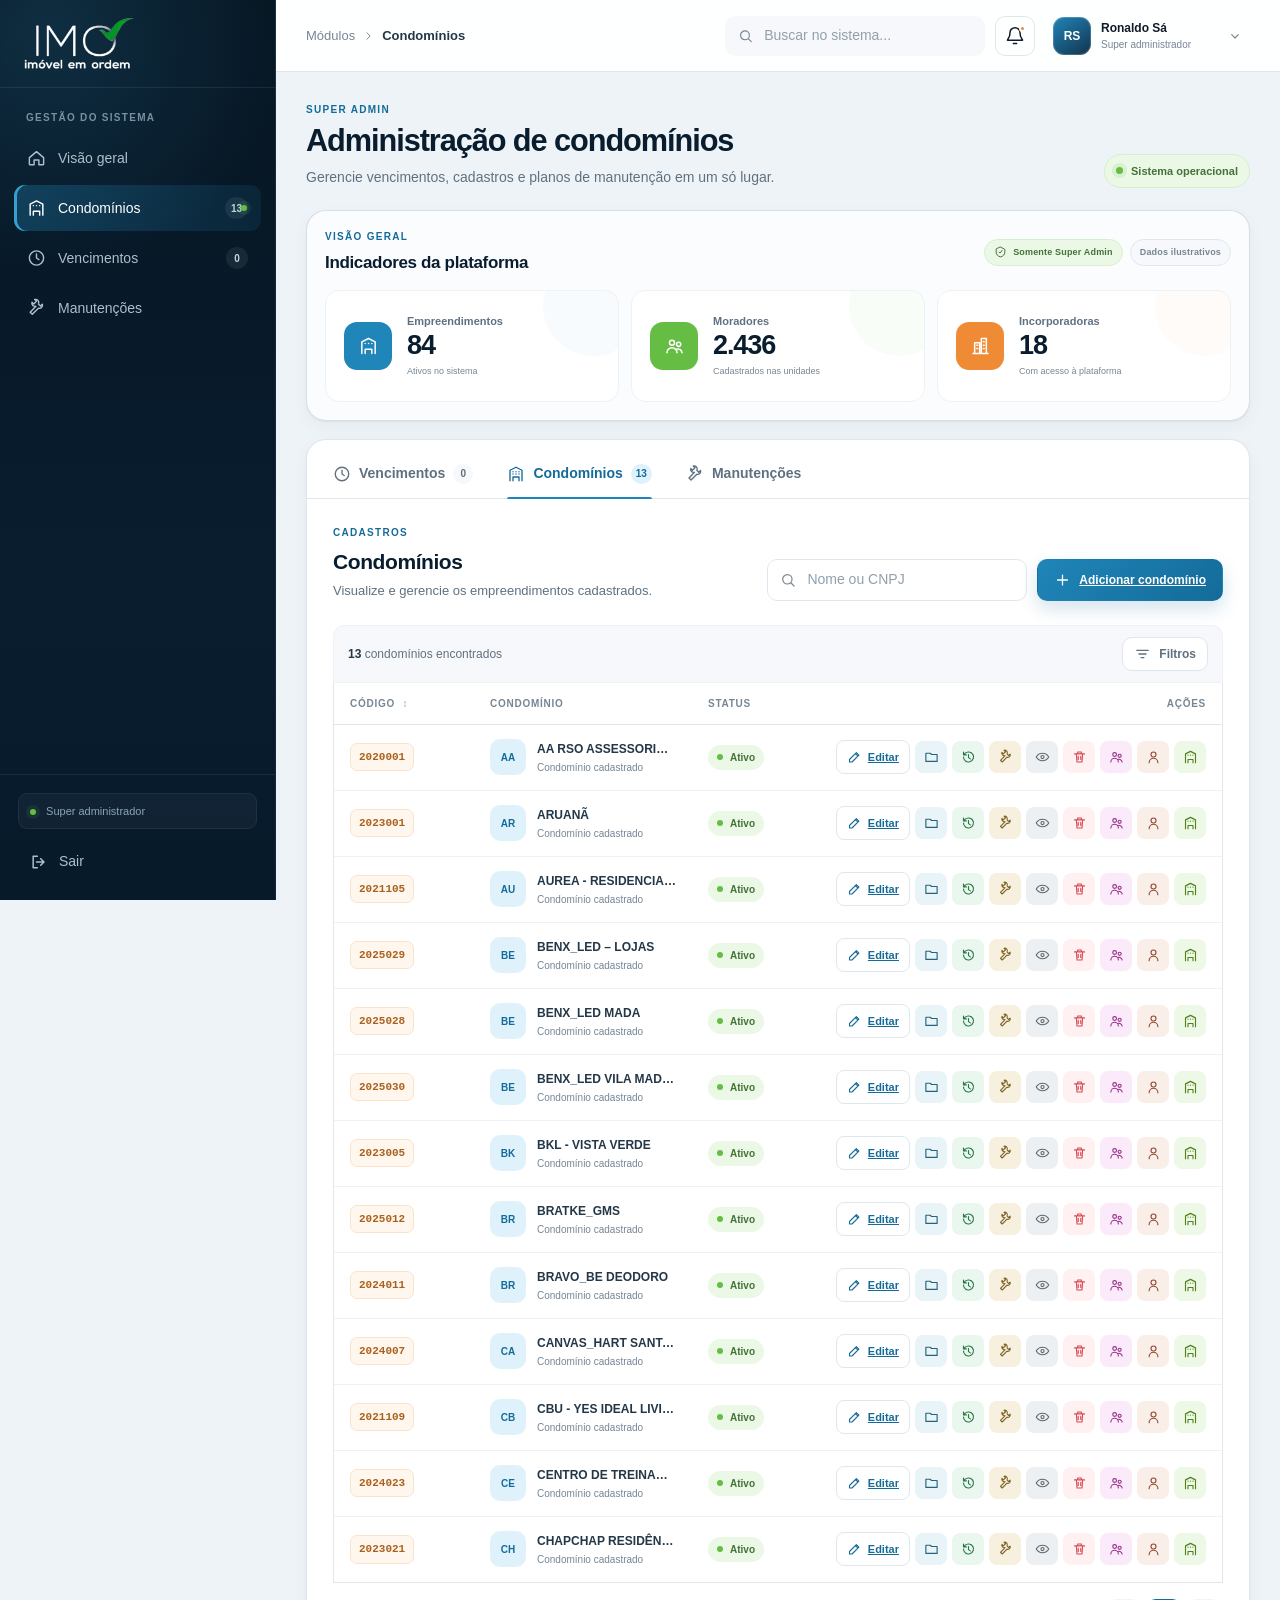
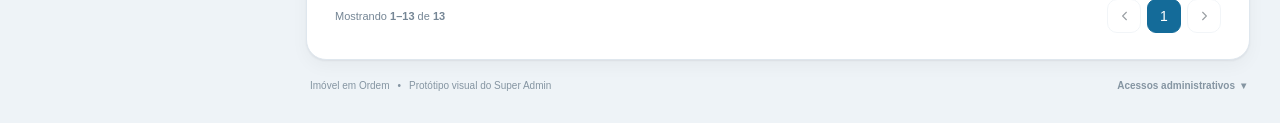
<file: index.html>
<!doctype html>
<html lang="pt-BR">
<head>
  <meta charset="utf-8">
  <meta name="viewport" content="width=device-width, initial-scale=1">
  <meta name="description" content="Protótipo visual da modernização do sistema Imóvel em Ordem.">
  <title>Imóvel em Ordem — Administração de Condomínios</title>
  <link rel="stylesheet" href="styles.css">
</head>
<body>
  <div class="app-shell">
    <aside class="sidebar" id="sidebar" aria-label="Navegação principal">
      <div class="brand">
        <img src="assets/logo-imo-oficial.svg" alt="Imóvel em Ordem" class="brand__logo">
        <button class="icon-button sidebar__close" id="closeSidebar" type="button" aria-label="Fechar menu">
          <svg aria-hidden="true" viewBox="0 0 24 24"><path d="M6 6l12 12M18 6L6 18"/></svg>
        </button>
      </div>

      <nav class="main-nav">
        <p class="nav-label">Gestão do sistema</p>
        <a class="nav-item" href="#dashboard">
          <svg aria-hidden="true" viewBox="0 0 24 24"><path d="M3 11.5L12 4l9 7.5v8a1 1 0 0 1-1 1h-5v-6H9v6H4a1 1 0 0 1-1-1z"/></svg>
          <span>Visão geral</span>
        </a>
        <a class="nav-item nav-item--active" href="#panel-condominios" data-nav-tab="condominios" aria-current="page">
          <svg aria-hidden="true" viewBox="0 0 24 24"><path d="M4 21V7l8-4 8 4v14M8 21v-5h8v5M8 9h.01M12 9h.01M16 9h.01"/></svg>
          <span>Condomínios</span>
          <span class="nav-item__count">13</span>
        </a>
        <a class="nav-item" href="#panel-vencimentos" data-nav-tab="vencimentos">
          <svg aria-hidden="true" viewBox="0 0 24 24"><circle cx="12" cy="12" r="9"/><path d="M12 7v5l3 2"/></svg>
          <span>Vencimentos</span>
          <span class="nav-item__count">0</span>
        </a>
        <a class="nav-item" href="#panel-manutencoes" data-nav-tab="manutencoes">
          <svg aria-hidden="true" viewBox="0 0 24 24"><path d="M14.7 6.3a4 4 0 0 0-5-5L12 3.6 8.6 7 6.3 4.7a4 4 0 0 0 5 5L4 17.3 6.7 20l7.7-7.7a4 4 0 0 0 5-5L17 9.6 14.4 7z"/></svg>
          <span>Manutenções</span>
        </a>
      </nav>

      <div class="sidebar-footer">
        <div class="sidebar-footer__badge"><span></span> Super administrador</div>
        <button class="logout-button" type="button">
          <svg aria-hidden="true" viewBox="0 0 24 24"><path d="M10 5H5v14h5M14 8l4 4-4 4M18 12H9"/></svg>
          Sair
        </button>
      </div>
    </aside>

    <button class="sidebar-overlay" id="sidebarOverlay" type="button" aria-label="Fechar menu"></button>

    <div class="workspace">
      <header class="topbar">
        <div class="topbar__left">
          <button class="icon-button menu-button" id="openSidebar" type="button" aria-label="Abrir menu">
            <svg aria-hidden="true" viewBox="0 0 24 24"><path d="M4 7h16M4 12h16M4 17h16"/></svg>
          </button>
          <div class="breadcrumbs" aria-label="Navegação estrutural">
            <span>Módulos</span>
            <svg aria-hidden="true" viewBox="0 0 24 24"><path d="M9 6l6 6-6 6"/></svg>
            <strong>Condomínios</strong>
          </div>
        </div>

        <div class="topbar__actions">
          <label class="global-search">
            <svg aria-hidden="true" viewBox="0 0 24 24"><circle cx="11" cy="11" r="7"/><path d="M16.5 16.5L21 21"/></svg>
            <input type="search" placeholder="Buscar no sistema..." aria-label="Buscar no sistema">
          </label>
          <button class="icon-button notification-button" type="button" aria-label="Notificações">
            <svg aria-hidden="true" viewBox="0 0 24 24"><path d="M18 8a6 6 0 0 0-12 0c0 7-3 7-3 9h18c0-2-3-2-3-9M10 21h4"/></svg>
            <span class="notification-button__dot"></span>
          </button>
          <button class="user-menu" type="button" aria-label="Abrir menu do usuário">
            <span class="user-menu__avatar">RS</span>
            <span class="user-menu__copy">
              <strong>Ronaldo Sá</strong>
              <small>Super administrador</small>
            </span>
            <svg aria-hidden="true" viewBox="0 0 24 24"><path d="M7 10l5 5 5-5"/></svg>
          </button>
        </div>
      </header>

      <main class="main-content">
        <section class="page-heading" id="dashboard">
          <div>
            <span class="eyebrow">Super Admin</span>
            <h1>Administração de condomínios</h1>
            <p>Gerencie vencimentos, cadastros e planos de manutenção em um só lugar.</p>
          </div>
          <div class="page-heading__status">
            <span class="status-dot"></span>
            Sistema operacional
          </div>
        </section>

        <section class="admin-overview" aria-label="Indicadores do Super Admin">
          <div class="admin-overview__heading">
            <div>
              <span class="section-kicker">Visão geral</span>
              <h2>Indicadores da plataforma</h2>
            </div>
            <div class="admin-overview__badges">
              <span class="admin-badge admin-badge--secure">
                <svg aria-hidden="true" viewBox="0 0 24 24"><path d="M12 3l8 4v5c0 5-3.4 8.1-8 9-4.6-.9-8-4-8-9V7zM9 12l2 2 4-5"/></svg>
                Somente Super Admin
              </span>
              <span class="admin-badge">Dados ilustrativos</span>
            </div>
          </div>
          <div class="metrics-grid">
            <article class="metric-card metric-card--blue">
              <span class="metric-card__icon">
                <svg aria-hidden="true" viewBox="0 0 24 24"><path d="M4 21V7l8-4 8 4v14M8 21v-5h8v5M8 9h.01M12 9h.01M16 9h.01"/></svg>
              </span>
              <div>
                <p>Empreendimentos</p>
                <strong>84</strong>
                <small>Ativos no sistema</small>
              </div>
            </article>
            <article class="metric-card metric-card--green">
              <span class="metric-card__icon">
                <svg aria-hidden="true" viewBox="0 0 24 24"><circle cx="9" cy="8" r="3"/><circle cx="17" cy="10" r="2.5"/><path d="M3 20a6 6 0 0 1 12 0M14 16a5 5 0 0 1 7 4"/></svg>
              </span>
              <div>
                <p>Moradores</p>
                <strong>2.436</strong>
                <small>Cadastrados nas unidades</small>
              </div>
            </article>
            <article class="metric-card metric-card--orange">
              <span class="metric-card__icon">
                <svg aria-hidden="true" viewBox="0 0 24 24"><path d="M3 21h18M5 21V8h6v13M13 21V3h6v18M7.5 11h1M7.5 15h1M15.5 7h1M15.5 11h1M15.5 15h1"/></svg>
              </span>
              <div>
                <p>Incorporadoras</p>
                <strong>18</strong>
                <small>Com acesso à plataforma</small>
              </div>
            </article>
          </div>
        </section>

        <section class="content-card">
          <div class="tabs" role="tablist" aria-label="Áreas da administração">
            <button class="tab" id="tab-vencimentos" type="button" role="tab" aria-selected="false" aria-controls="panel-vencimentos" data-tab="vencimentos">
              <svg aria-hidden="true" viewBox="0 0 24 24"><circle cx="12" cy="12" r="9"/><path d="M12 7v5l3 2"/></svg>
              Vencimentos
              <span class="tab__count">0</span>
            </button>
            <button class="tab tab--active" id="tab-condominios" type="button" role="tab" aria-selected="true" aria-controls="panel-condominios" data-tab="condominios">
              <svg aria-hidden="true" viewBox="0 0 24 24"><path d="M4 21V7l8-4 8 4v14M8 21v-5h8v5M8 9h.01M12 9h.01M16 9h.01M8 12h.01M12 12h.01M16 12h.01"/></svg>
              Condomínios
              <span class="tab__count">13</span>
            </button>
            <button class="tab" id="tab-manutencoes" type="button" role="tab" aria-selected="false" aria-controls="panel-manutencoes" data-tab="manutencoes">
              <svg aria-hidden="true" viewBox="0 0 24 24"><path d="M14.7 6.3a4 4 0 0 0-5-5L12 3.6 8.6 7 6.3 4.7a4 4 0 0 0 5 5L4 17.3 6.7 20l7.7-7.7a4 4 0 0 0 5-5L17 9.6 14.4 7z"/></svg>
              Manutenções
            </button>
          </div>

          <div class="tab-panel" id="panel-vencimentos" role="tabpanel" aria-labelledby="tab-vencimentos" hidden>
            <div class="panel-heading">
              <div>
                <span class="section-kicker">Monitoramento</span>
                <h2>Vencimentos</h2>
                <p>Condomínios próximos do vencimento.</p>
              </div>
              <label class="table-search">
                <svg aria-hidden="true" viewBox="0 0 24 24"><circle cx="11" cy="11" r="7"/><path d="M16.5 16.5L21 21"/></svg>
                <input type="search" placeholder="Nome ou CNPJ" aria-label="Buscar vencimento">
              </label>
            </div>
            <div class="empty-state">
              <span class="empty-state__icon">
                <svg aria-hidden="true" viewBox="0 0 24 24"><path d="M6 3h12v18H6zM9 7h6M9 11h6M9 15h4"/></svg>
              </span>
              <h3>Tudo em dia por aqui</h3>
              <p>Não há nenhum condomínio com vencimento próximo.</p>
            </div>
          </div>

          <div class="tab-panel tab-panel--active" id="panel-condominios" role="tabpanel" aria-labelledby="tab-condominios">
            <div class="panel-heading">
              <div>
                <span class="section-kicker">Cadastros</span>
                <h2>Condomínios</h2>
                <p>Visualize e gerencie os empreendimentos cadastrados.</p>
              </div>
              <div class="panel-heading__actions">
                <label class="table-search">
                  <svg aria-hidden="true" viewBox="0 0 24 24"><circle cx="11" cy="11" r="7"/><path d="M16.5 16.5L21 21"/></svg>
                  <input id="condoSearch" type="search" placeholder="Nome ou CNPJ" aria-label="Buscar condomínio">
                </label>
                <a class="button button--primary" href="condominio-form.html?modo=novo">
                  <svg aria-hidden="true" viewBox="0 0 24 24"><path d="M12 5v14M5 12h14"/></svg>
                  Adicionar condomínio
                </a>
              </div>
            </div>

            <div class="table-meta">
              <p><strong id="resultCount">13</strong> condomínios encontrados</p>
              <button class="button button--ghost button--small" type="button">
                <svg aria-hidden="true" viewBox="0 0 24 24"><path d="M4 7h16M7 12h10M10 17h4"/></svg>
                Filtros
              </button>
            </div>

            <div class="data-table-wrap">
              <table class="data-table">
                <thead>
                  <tr>
                    <th scope="col">Código <span class="sort-indicator">↕</span></th>
                    <th scope="col">Condomínio</th>
                    <th scope="col">Status</th>
                    <th scope="col" class="data-table__actions-heading">Ações</th>
                  </tr>
                </thead>
                <tbody id="condoRows"></tbody>
              </table>
            </div>

            <div class="pagination">
              <p>Mostrando <strong id="rangeCount">1–13</strong> de <strong id="totalCount">13</strong></p>
              <div class="pagination__buttons" aria-label="Paginação">
                <button class="icon-button" type="button" aria-label="Página anterior" disabled>
                  <svg aria-hidden="true" viewBox="0 0 24 24"><path d="M15 18l-6-6 6-6"/></svg>
                </button>
                <button class="pagination__page pagination__page--active" type="button" aria-current="page">1</button>
                <button class="icon-button" type="button" aria-label="Próxima página" disabled>
                  <svg aria-hidden="true" viewBox="0 0 24 24"><path d="M9 18l6-6-6-6"/></svg>
                </button>
              </div>
            </div>
          </div>

          <div class="tab-panel" id="panel-manutencoes" role="tabpanel" aria-labelledby="tab-manutencoes" hidden>
            <div class="panel-heading">
              <div>
                <span class="section-kicker">Estrutura do plano</span>
                <h2>Manutenções</h2>
                <p>Gerencie sistemas e subsistemas disponíveis nos planos.</p>
              </div>
              <div class="panel-heading__actions">
                <label class="table-search">
                  <svg aria-hidden="true" viewBox="0 0 24 24"><circle cx="11" cy="11" r="7"/><path d="M16.5 16.5L21 21"/></svg>
                  <input id="maintenanceSearch" type="search" placeholder="Nome do sistema ou subsistema" aria-label="Buscar manutenção">
                </label>
                <a class="button button--primary" href="manutencao-form.html?modo=novo">
                  <svg aria-hidden="true" viewBox="0 0 24 24"><path d="M12 5v14M5 12h14"/></svg>
                  Cadastrar sistema
                </a>
              </div>
            </div>
            <div class="maintenance-list" id="maintenanceList"></div>
          </div>
        </section>

        <footer class="app-footer">
          <div class="app-footer__brand">
            <span>Imóvel em Ordem</span>
            <span>•</span>
            <span>Protótipo visual do Super Admin</span>
          </div>
          <details class="legacy-access">
            <summary>Acessos administrativos</summary>
            <div class="legacy-access__links">
              <a href="#">Home</a>
              <a href="#">Páginas</a>
              <a href="#">Dados da empresa</a>
              <a href="#">Arquivos</a>
              <a href="#">Módulos</a>
              <a href="#">Lista de e-mails</a>
              <a href="#">Perfil</a>
              <a href="#">Administrador</a>
            </div>
          </details>
        </footer>
      </main>
    </div>
  </div>

  <div class="toast" id="toast" role="status" aria-live="polite">
    <span class="toast__icon">
      <svg aria-hidden="true" viewBox="0 0 24 24"><path d="M5 12l4 4L19 6"/></svg>
    </span>
    <span id="toastText">Ação selecionada</span>
  </div>

  <script src="app.js"></script>
</body>
</html>
</file>
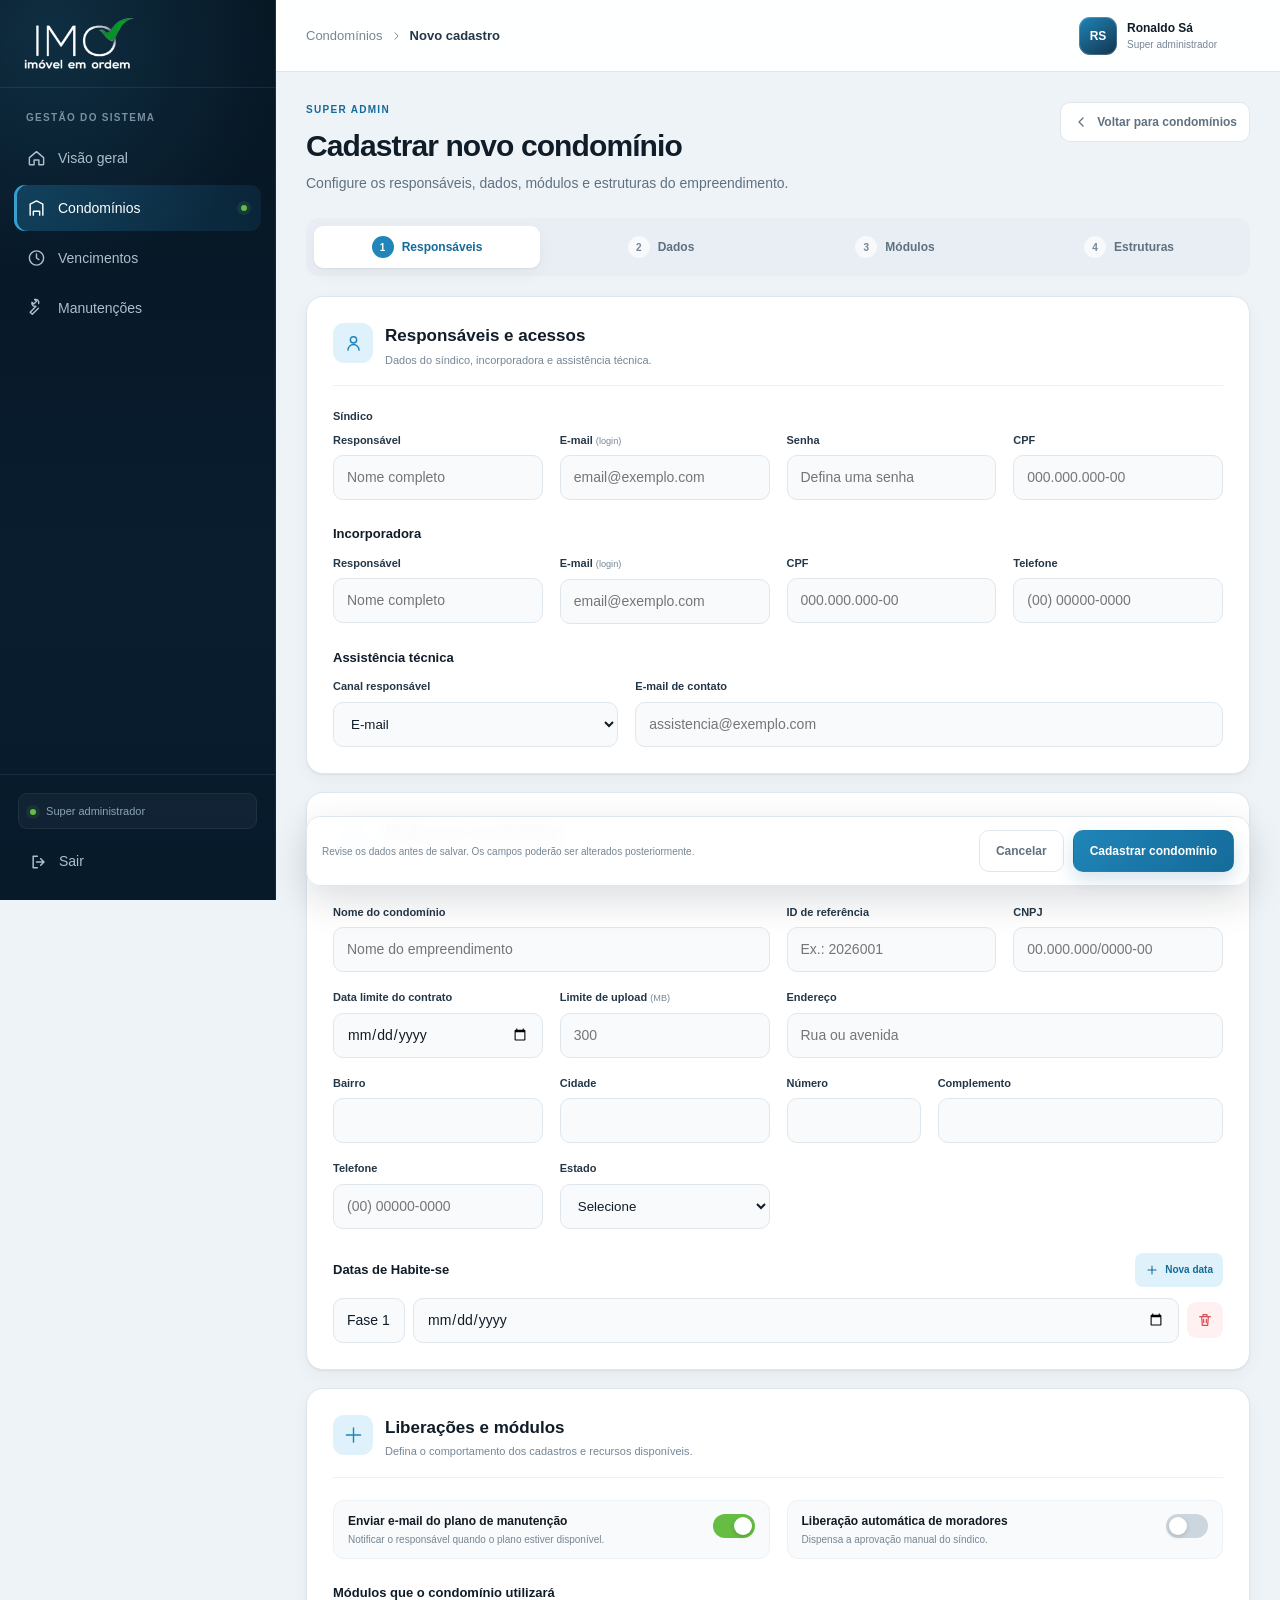
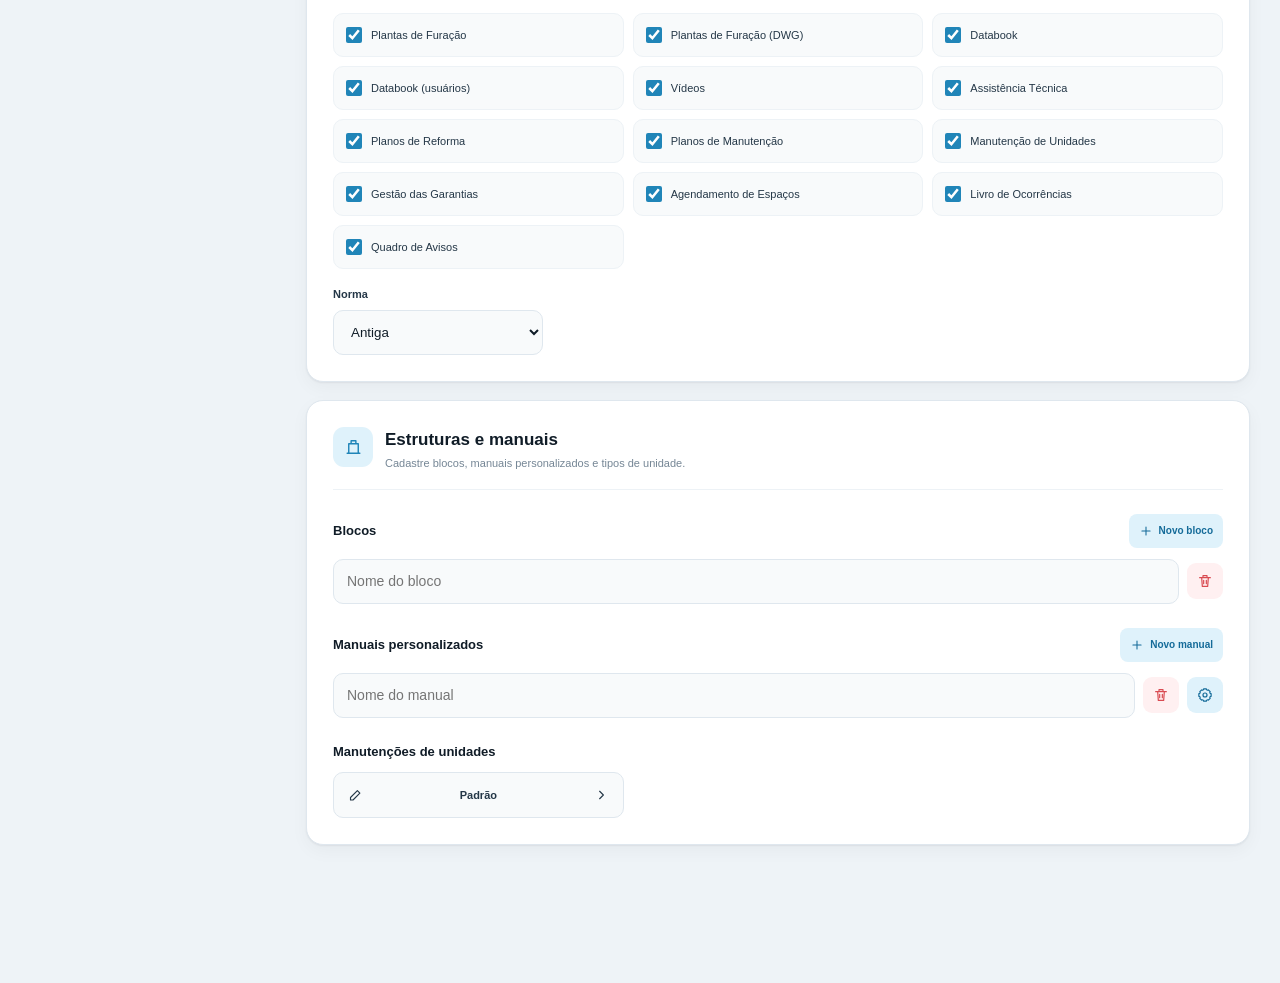
<file: condominio-form.html>
<!doctype html>
<html lang="pt-BR">
<head>
  <meta charset="utf-8"><meta name="viewport" content="width=device-width, initial-scale=1">
  <title>Imóvel em Ordem — Condomínio</title>
  <link rel="stylesheet" href="styles.css"><link rel="stylesheet" href="admin-forms.css">
</head>
<body data-form="condominio">
  <div class="app-shell">
    <aside class="sidebar" id="sidebar" aria-label="Navegação principal">
      <div class="brand"><img src="assets/logo-imo-oficial.svg" alt="Imóvel em Ordem" class="brand__logo"><button class="icon-button sidebar__close" id="closeSidebar" type="button" aria-label="Fechar menu"><svg viewBox="0 0 24 24"><path d="m6 6 12 12M18 6 6 18"/></svg></button></div>
      <nav class="main-nav"><p class="nav-label">Gestão do sistema</p><a class="nav-item" href="index.html#dashboard"><svg viewBox="0 0 24 24"><path d="M3 11.5 12 4l9 7.5v8a1 1 0 0 1-1 1h-5v-6H9v6H4a1 1 0 0 1-1-1z"/></svg><span>Visão geral</span></a><a class="nav-item nav-item--active" href="index.html#panel-condominios"><svg viewBox="0 0 24 24"><path d="M4 21V7l8-4 8 4v14M8 21v-5h8v5"/></svg><span>Condomínios</span></a><a class="nav-item" href="index.html#panel-vencimentos"><svg viewBox="0 0 24 24"><circle cx="12" cy="12" r="9"/><path d="M12 7v5l3 2"/></svg><span>Vencimentos</span></a><a class="nav-item" href="index.html#panel-manutencoes"><svg viewBox="0 0 24 24"><path d="M14.7 6.3a4 4 0 0 0-5-5L12 3.6 8.6 7 6.3 4.7a4 4 0 0 0 5 5L4 17.3 6.7 20l7.7-7.7"/></svg><span>Manutenções</span></a></nav>
      <div class="sidebar-footer"><div class="sidebar-footer__badge"><span></span> Super administrador</div><button class="logout-button" type="button"><svg viewBox="0 0 24 24"><path d="M10 5H5v14h5M14 8l4 4-4 4M18 12H9"/></svg>Sair</button></div>
    </aside>
    <button class="sidebar-overlay" id="sidebarOverlay" type="button" aria-label="Fechar menu"></button>
    <div class="workspace">
      <header class="topbar"><div class="topbar__left"><button class="icon-button menu-button" id="openSidebar" type="button" aria-label="Abrir menu"><svg viewBox="0 0 24 24"><path d="M4 7h16M4 12h16M4 17h16"/></svg></button><div class="breadcrumbs"><span>Condomínios</span><svg viewBox="0 0 24 24"><path d="m9 6 6 6-6 6"/></svg><strong id="breadcrumbMode">Novo cadastro</strong></div></div><div class="topbar__actions"><button class="user-menu" type="button"><span class="user-menu__avatar">RS</span><span class="user-menu__copy"><strong>Ronaldo Sá</strong><small>Super administrador</small></span></button></div></header>
      <main class="main-content form-main">
        <div class="form-heading"><div><span class="eyebrow">Super Admin</span><h1 id="pageTitle">Cadastrar novo condomínio</h1><p id="pageSubtitle">Configure os responsáveis, dados, módulos e estruturas do empreendimento.</p></div><a class="back-link" href="index.html#panel-condominios"><svg viewBox="0 0 24 24"><path d="m15 18-6-6 6-6"/></svg>Voltar para condomínios</a></div>
        <nav class="form-progress" aria-label="Etapas do formulário"><button class="active" type="button" data-scroll="responsaveis"><span>1</span>Responsáveis</button><button type="button" data-scroll="dados"><span>2</span>Dados</button><button type="button" data-scroll="modulos"><span>3</span>Módulos</button><button type="button" data-scroll="estruturas"><span>4</span>Estruturas</button></nav>
        <form id="condoForm" class="form-stack">
          <section class="form-section" id="responsaveis"><header class="form-section__heading"><div><span class="form-section__icon"><svg viewBox="0 0 24 24"><circle cx="12" cy="8" r="4"/><path d="M5 21a7 7 0 0 1 14 0"/></svg></span><span><h2>Responsáveis e acessos</h2><p>Dados do síndico, incorporadora e assistência técnica.</p></span></div></header>
            <span class="subsection-label">Síndico</span><div class="field-grid"><div class="field field--3"><label>Responsável</label><input name="sindico_nome" placeholder="Nome completo"></div><div class="field field--3"><label>E-mail <small>(login)</small></label><input name="sindico_email" type="email" placeholder="email@exemplo.com"></div><div class="field field--3"><label>Senha</label><input name="sindico_senha" type="password" placeholder="Defina uma senha"></div><div class="field field--3"><label>CPF</label><input name="sindico_cpf" placeholder="000.000.000-00"></div></div>
            <div class="inline-heading"><h3>Incorporadora</h3></div><div class="field-grid"><div class="field field--3"><label>Responsável</label><input name="inc_nome" placeholder="Nome completo"></div><div class="field field--3"><label>E-mail <small>(login)</small></label><input name="inc_email" type="email" placeholder="email@exemplo.com"></div><div class="field field--3"><label>CPF</label><input name="inc_cpf" placeholder="000.000.000-00"></div><div class="field field--3"><label>Telefone</label><input name="inc_telefone" placeholder="(00) 00000-0000"></div></div>
            <div class="inline-heading"><h3>Assistência técnica</h3></div><div class="field-grid"><div class="field field--4"><label>Canal responsável</label><select name="assistencia_tipo"><option>E-mail</option><option>Sistema IMO</option></select></div><div class="field field--8"><label>E-mail de contato</label><input name="assistencia_email" type="email" placeholder="assistencia@exemplo.com"></div></div>
          </section>
          <section class="form-section" id="dados"><header class="form-section__heading"><div><span class="form-section__icon"><svg viewBox="0 0 24 24"><path d="M4 21V7l8-4 8 4v14M8 21v-5h8v5"/></svg></span><span><h2>Dados do condomínio</h2><p>Identificação, contrato, limites e endereço.</p></span></div></header>
            <div class="field-grid"><div class="field field--6"><label>Nome do condomínio</label><input name="condominio_nome" placeholder="Nome do empreendimento" required></div><div class="field field--3"><label>ID de referência</label><input name="referencia" placeholder="Ex.: 2026001"></div><div class="field field--3"><label>CNPJ</label><input name="cnpj" placeholder="00.000.000/0000-00"></div><div class="field field--3"><label>Data limite do contrato</label><input name="contrato_data" type="date"></div><div class="field field--3"><label>Limite de upload <small>(MB)</small></label><input name="upload" type="number" placeholder="300"></div><div class="field field--6"><label>Endereço</label><input name="endereco" placeholder="Rua ou avenida"></div><div class="field field--3"><label>Bairro</label><input name="bairro"></div><div class="field field--3"><label>Cidade</label><input name="cidade"></div><div class="field field--2"><label>Número</label><input name="numero"></div><div class="field field--4"><label>Complemento</label><input name="complemento"></div><div class="field field--3"><label>Telefone</label><input name="telefone" placeholder="(00) 00000-0000"></div><div class="field field--3"><label>Estado</label><select name="estado"><option value="">Selecione</option><option>SP</option><option>RJ</option><option>MG</option><option>PR</option></select></div></div>
            <div class="inline-heading"><h3>Datas de Habite-se</h3><button class="add-button" type="button" data-add="date"><svg viewBox="0 0 24 24"><path d="M12 5v14M5 12h14"/></svg>Nova data</button></div><div class="dynamic-list" id="dateList"></div>
          </section>
          <section class="form-section" id="modulos"><header class="form-section__heading"><div><span class="form-section__icon"><svg viewBox="0 0 24 24"><path d="M12 3v18M3 12h18"/></svg></span><span><h2>Liberações e módulos</h2><p>Defina o comportamento dos cadastros e recursos disponíveis.</p></span></div></header>
            <div class="field-grid"><div class="field field--6"><div class="switch-row"><div class="switch-copy"><strong>Enviar e-mail do plano de manutenção</strong><small>Notificar o responsável quando o plano estiver disponível.</small></div><label class="switch"><input name="enviar_plano" type="checkbox" checked><span></span></label></div></div><div class="field field--6"><div class="switch-row"><div class="switch-copy"><strong>Liberação automática de moradores</strong><small>Dispensa a aprovação manual do síndico.</small></div><label class="switch"><input name="liberar_morador" type="checkbox"><span></span></label></div></div></div>
            <div class="inline-heading"><h3>Módulos que o condomínio utilizará</h3></div><div class="modules-grid" id="modulesGrid"></div><div class="field-grid" style="margin-top:17px"><div class="field field--3"><label>Norma</label><select name="norma"><option>Antiga</option><option>Atual</option></select></div></div>
          </section>
          <section class="form-section" id="estruturas"><header class="form-section__heading"><div><span class="form-section__icon"><svg viewBox="0 0 24 24"><path d="M4 20h16M6 20V8h12v12M9 8V4h6v4"/></svg></span><span><h2>Estruturas e manuais</h2><p>Cadastre blocos, manuais personalizados e tipos de unidade.</p></span></div></header>
            <div class="inline-heading"><h3>Blocos</h3><button class="add-button" type="button" data-add="block"><svg viewBox="0 0 24 24"><path d="M12 5v14M5 12h14"/></svg>Novo bloco</button></div><div class="dynamic-list" id="blockList"></div>
            <div class="inline-heading"><h3>Manuais personalizados</h3><button class="add-button" type="button" data-add="manual"><svg viewBox="0 0 24 24"><path d="M12 5v14M5 12h14"/></svg>Novo manual</button></div><div class="dynamic-list" id="manualList"></div>
            <div class="inline-heading"><h3>Manutenções de unidades</h3></div><div class="unit-types" id="unitTypes"></div>
          </section>
          <div class="sticky-actions"><p>Revise os dados antes de salvar. Os campos poderão ser alterados posteriormente.</p><div><a class="button button--ghost" href="index.html#panel-condominios">Cancelar</a><button class="button button--primary" id="submitCondo" type="submit">Cadastrar condomínio</button></div></div>
        </form>
      </main>
    </div>
  </div>
  <div class="toast" id="formToast" role="status"><span id="formToastText"></span></div>
  <script src="admin-forms.js"></script>
</body></html>
</file>
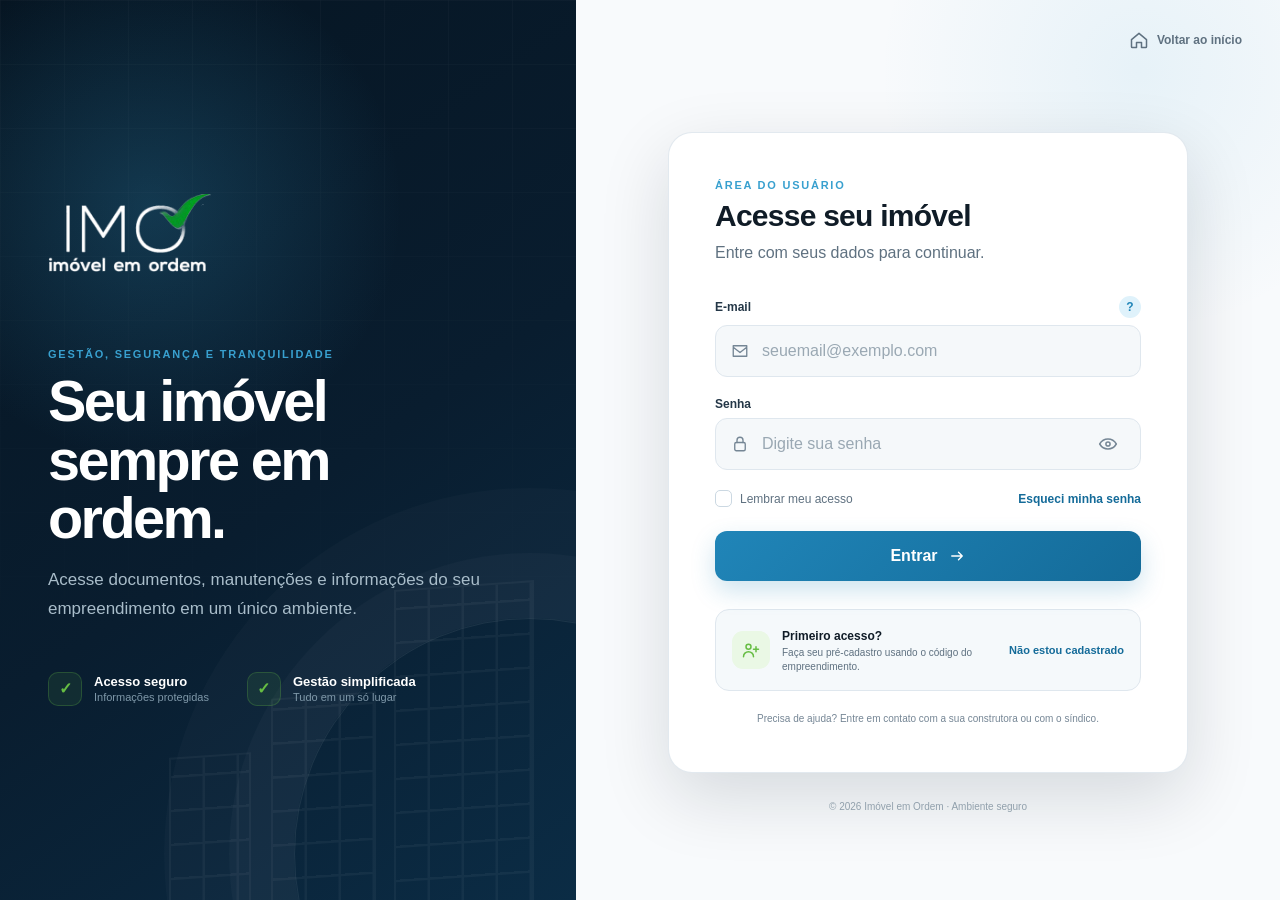
<file: login.html>
<!doctype html>
<html lang="pt-BR">
<head>
  <meta charset="utf-8">
  <meta name="viewport" content="width=device-width, initial-scale=1">
  <meta name="description" content="Acesso à plataforma Imóvel em Ordem.">
  <title>Imóvel em Ordem — Acesse seu imóvel</title>
  <link rel="stylesheet" href="login.css">
</head>
<body>
  <main class="login-page">
    <section class="login-brand" aria-label="Imóvel em Ordem">
      <div class="login-brand__content">
        <img src="assets/logo-imo-oficial.svg" alt="Imóvel em Ordem" class="login-brand__logo">
        <div class="login-brand__copy">
          <span class="eyebrow">Gestão, segurança e tranquilidade</span>
          <h1>Seu imóvel sempre em ordem.</h1>
          <p>Acesse documentos, manutenções e informações do seu empreendimento em um único ambiente.</p>
        </div>
        <div class="login-brand__features" aria-label="Recursos da plataforma">
          <div><span class="feature-icon">✓</span><p><strong>Acesso seguro</strong><small>Informações protegidas</small></p></div>
          <div><span class="feature-icon">✓</span><p><strong>Gestão simplificada</strong><small>Tudo em um só lugar</small></p></div>
        </div>
      </div>
      <span class="building building--one" aria-hidden="true"></span>
      <span class="building building--two" aria-hidden="true"></span>
      <span class="building building--three" aria-hidden="true"></span>
    </section>

    <section class="login-access">
      <a class="home-link" href="index.html" aria-label="Voltar ao início">
        <svg aria-hidden="true" viewBox="0 0 24 24"><path d="M3 11.5 12 4l9 7.5V20a1 1 0 0 1-1 1h-5v-6H9v6H4a1 1 0 0 1-1-1z"/></svg>
        Voltar ao início
      </a>

      <div class="login-card">
        <header class="login-card__header">
          <span class="mobile-logo"><img src="assets/logo-imo-oficial.svg" alt="Imóvel em Ordem"></span>
          <span class="section-kicker">Área do usuário</span>
          <h2>Acesse seu imóvel</h2>
          <p>Entre com seus dados para continuar.</p>
        </header>

        <form id="loginForm" novalidate>
          <div class="field">
            <div class="field__heading">
              <label for="email">E-mail</label>
              <button class="help-button" type="button" data-help="email" aria-label="Ajuda sobre o e-mail">?</button>
            </div>
            <div class="input-control">
              <svg aria-hidden="true" viewBox="0 0 24 24"><path d="M3 5h18v14H3zM3 7l9 7 9-7"/></svg>
              <input id="email" name="email" type="email" autocomplete="email" placeholder="seuemail@exemplo.com" required>
            </div>
            <p class="field-error" id="emailError">Informe um e-mail válido.</p>
          </div>

          <div class="field">
            <div class="field__heading">
              <label for="password">Senha</label>
            </div>
            <div class="input-control">
              <svg aria-hidden="true" viewBox="0 0 24 24"><rect x="5" y="10" width="14" height="11" rx="2"/><path d="M8 10V7a4 4 0 0 1 8 0v3"/></svg>
              <input id="password" name="password" type="password" autocomplete="current-password" placeholder="Digite sua senha" required>
              <button class="password-toggle" id="passwordToggle" type="button" aria-label="Mostrar senha">
                <svg aria-hidden="true" viewBox="0 0 24 24"><path d="M2 12s3.5-6 10-6 10 6 10 6-3.5 6-10 6S2 12 2 12Z"/><circle cx="12" cy="12" r="2.5"/></svg>
              </button>
            </div>
            <p class="field-error" id="passwordError">Informe sua senha.</p>
          </div>

          <div class="form-options">
            <label class="remember"><input type="checkbox"><span></span> Lembrar meu acesso</label>
            <button class="text-button" type="button" data-open="recoveryModal">Esqueci minha senha</button>
          </div>

          <button class="primary-button" type="submit">
            Entrar
            <svg aria-hidden="true" viewBox="0 0 24 24"><path d="M5 12h14M14 7l5 5-5 5"/></svg>
          </button>
        </form>

        <div class="register-callout">
          <span class="register-callout__icon">
            <svg aria-hidden="true" viewBox="0 0 24 24"><circle cx="9" cy="8" r="3"/><path d="M3 20a6 6 0 0 1 12 0M18 8v6M15 11h6"/></svg>
          </span>
          <div><strong>Primeiro acesso?</strong><p>Faça seu pré-cadastro usando o código do empreendimento.</p></div>
          <button type="button" data-open="registerModal">Não estou cadastrado</button>
        </div>

        <p class="support-copy">Precisa de ajuda? Entre em contato com a sua construtora ou com o síndico.</p>
      </div>
      <footer>© 2026 Imóvel em Ordem · Ambiente seguro</footer>
    </section>
  </main>

  <div class="tooltip" id="emailTooltip" role="tooltip" hidden>
    <button type="button" aria-label="Fechar ajuda">×</button>
    <strong>Seu e-mail é o login de acesso</strong>
    <p>Caso já esteja cadastrado, no primeiro acesso será solicitado o cadastramento de sua senha.</p>
  </div>

  <div class="modal" id="registerModal" role="dialog" aria-modal="true" aria-labelledby="registerTitle" hidden>
    <div class="modal__backdrop" data-close></div>
    <section class="modal__card">
      <button class="modal__close" type="button" data-close aria-label="Fechar">×</button>
      <span class="modal__icon">
        <svg aria-hidden="true" viewBox="0 0 24 24"><path d="M4 21V7l8-4 8 4v14M8 21v-5h8v5M8 9h.01M12 9h.01M16 9h.01"/></svg>
      </span>
      <span class="section-kicker">Primeiro acesso</span>
      <h2 id="registerTitle">Não sou cadastrado</h2>
      <p>Informe o código recebido no cartão de acesso ou enviado pela construtora.</p>
      <form id="registerForm">
        <label for="condoCode">Código do empreendimento</label>
        <div class="modal-field-row">
          <input id="condoCode" type="text" inputmode="numeric" placeholder="Ex.: 2026001" required>
          <button class="primary-button" type="submit">Verificar</button>
        </div>
      </form>
      <div class="notice">
        <svg aria-hidden="true" viewBox="0 0 24 24"><path d="M12 3 2 21h20zM12 9v5M12 18h.01"/></svg>
        <div><strong>Atenção</strong><p>A aprovação do acesso é feita exclusivamente pela construtora ou pelo síndico em até <b>3 dias úteis</b>. Caso não possua o código ou o acesso não seja liberado nesse prazo, entre em contato com um deles.</p></div>
      </div>
    </section>
  </div>

  <div class="modal" id="recoveryModal" role="dialog" aria-modal="true" aria-labelledby="recoveryTitle" hidden>
    <div class="modal__backdrop" data-close></div>
    <section class="modal__card modal__card--small">
      <button class="modal__close" type="button" data-close aria-label="Fechar">×</button>
      <span class="modal__icon">
        <svg aria-hidden="true" viewBox="0 0 24 24"><rect x="5" y="10" width="14" height="11" rx="2"/><path d="M8 10V7a4 4 0 0 1 8 0v3"/></svg>
      </span>
      <span class="section-kicker">Recuperação de acesso</span>
      <h2 id="recoveryTitle">Esqueci minha senha</h2>
      <p>Informe o e-mail cadastrado para receber as orientações de recuperação.</p>
      <form id="recoveryForm">
        <label for="recoveryEmail">E-mail</label>
        <input id="recoveryEmail" type="email" placeholder="seuemail@exemplo.com" required>
        <button class="primary-button" type="submit">Enviar orientações</button>
      </form>
    </section>
  </div>

  <div class="modal" id="propertyModal" role="dialog" aria-modal="true" aria-labelledby="propertyTitle" hidden>
    <div class="modal__backdrop" data-close></div>
    <section class="modal__card">
      <button class="modal__close" type="button" data-close aria-label="Fechar">×</button>
      <span class="section-kicker">Escolha de acesso</span>
      <h2 id="propertyTitle">Selecione o imóvel que deseja acessar</h2>
      <p>Encontramos mais de um perfil vinculado ao seu e-mail.</p>
      <div class="property-list">
        <button type="button" data-property="AA RSO ASSESSORIA CONDOMÍNIO">
          <span class="property-list__icon"><svg aria-hidden="true" viewBox="0 0 24 24"><path d="M4 21V7l8-4 8 4v14M8 21v-5h8v5"/></svg></span>
          <span><small>Empreendimento</small><strong>AA RSO ASSESSORIA CONDOMÍNIO</strong><em>Código 2020001 · Perfil Síndico</em></span>
          <svg aria-hidden="true" viewBox="0 0 24 24"><path d="m9 6 6 6-6 6"/></svg>
        </button>
        <button type="button" data-property="SOLSTICE Casa Siracusa">
          <span class="property-list__icon"><svg aria-hidden="true" viewBox="0 0 24 24"><path d="M4 21V7l8-4 8 4v14M8 21v-5h8v5"/></svg></span>
          <span><small>Empreendimento</small><strong>SOLSTICE — Casa Siracusa</strong><em>Unidade 01 · Perfil Morador</em></span>
          <svg aria-hidden="true" viewBox="0 0 24 24"><path d="m9 6 6 6-6 6"/></svg>
        </button>
      </div>
    </section>
  </div>

  <div class="toast" id="loginToast" role="status" aria-live="polite"></div>
  <script src="login.js"></script>
</body>
</html>
</file>
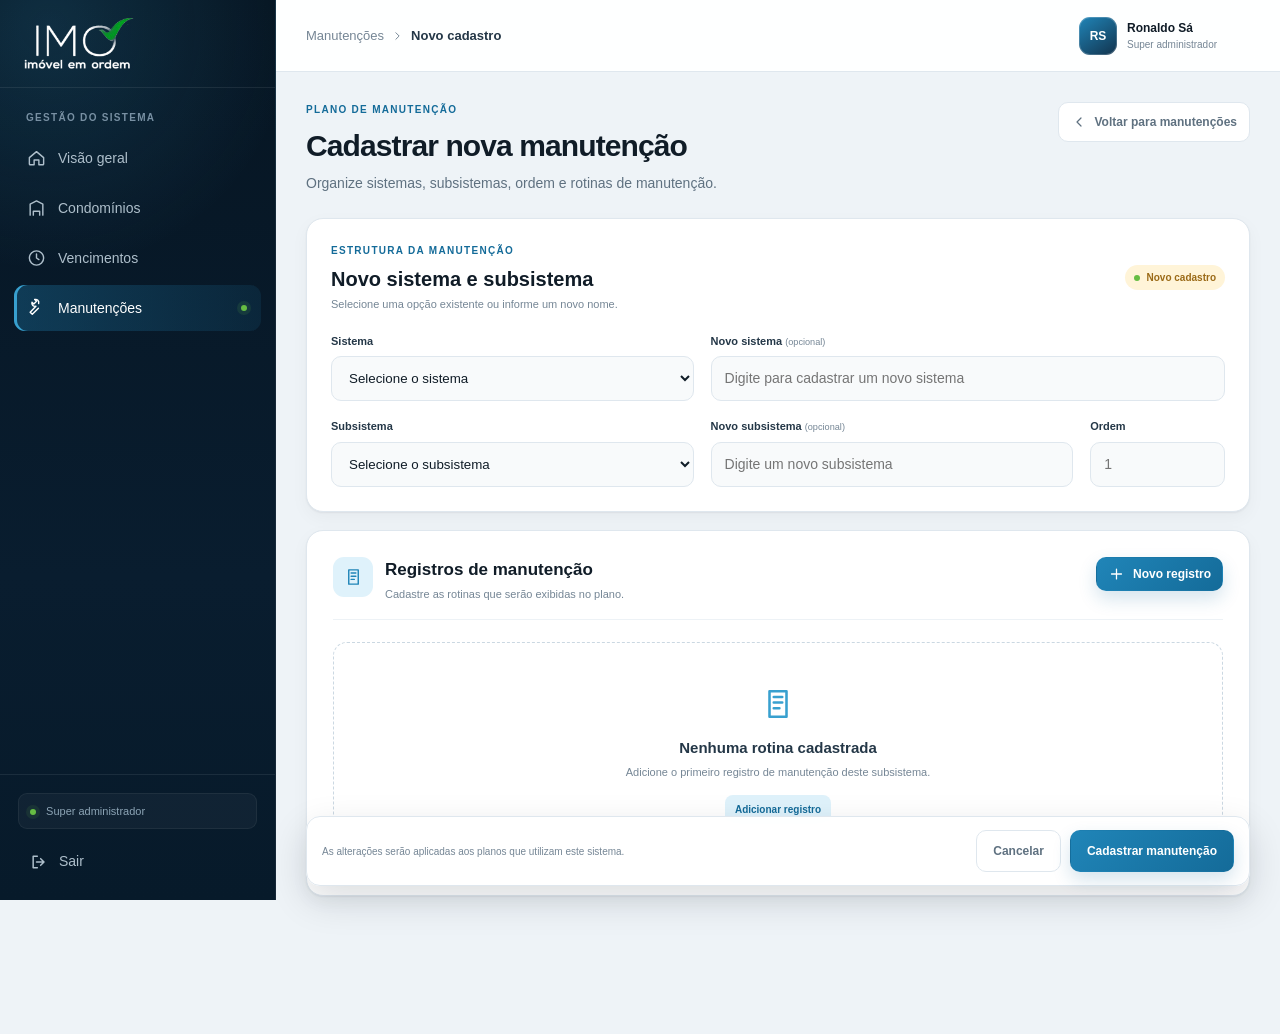
<file: manutencao-form.html>
<!doctype html><html lang="pt-BR"><head><meta charset="utf-8"><meta name="viewport" content="width=device-width,initial-scale=1"><title>Imóvel em Ordem — Manutenção</title><link rel="stylesheet" href="styles.css"><link rel="stylesheet" href="admin-forms.css"></head>
<body data-form="manutencao"><div class="app-shell"><aside class="sidebar" id="sidebar"><div class="brand"><img src="assets/logo-imo-oficial.svg" alt="Imóvel em Ordem" class="brand__logo"><button class="icon-button sidebar__close" id="closeSidebar" type="button" aria-label="Fechar menu"><svg viewBox="0 0 24 24"><path d="m6 6 12 12M18 6 6 18"/></svg></button></div><nav class="main-nav"><p class="nav-label">Gestão do sistema</p><a class="nav-item" href="index.html#dashboard"><svg viewBox="0 0 24 24"><path d="M3 11.5 12 4l9 7.5v8a1 1 0 0 1-1 1h-5v-6H9v6H4a1 1 0 0 1-1-1z"/></svg><span>Visão geral</span></a><a class="nav-item" href="index.html#panel-condominios"><svg viewBox="0 0 24 24"><path d="M4 21V7l8-4 8 4v14M8 21v-5h8v5"/></svg><span>Condomínios</span></a><a class="nav-item" href="index.html#panel-vencimentos"><svg viewBox="0 0 24 24"><circle cx="12" cy="12" r="9"/><path d="M12 7v5l3 2"/></svg><span>Vencimentos</span></a><a class="nav-item nav-item--active" href="index.html#panel-manutencoes"><svg viewBox="0 0 24 24"><path d="M14.7 6.3a4 4 0 0 0-5-5L12 3.6 8.6 7 6.3 4.7a4 4 0 0 0 5 5L4 17.3 6.7 20l7.7-7.7"/></svg><span>Manutenções</span></a></nav><div class="sidebar-footer"><div class="sidebar-footer__badge"><span></span> Super administrador</div><button class="logout-button" type="button"><svg viewBox="0 0 24 24"><path d="M10 5H5v14h5M14 8l4 4-4 4M18 12H9"/></svg>Sair</button></div></aside><button class="sidebar-overlay" id="sidebarOverlay" type="button"></button>
<div class="workspace"><header class="topbar"><div class="topbar__left"><button class="icon-button menu-button" id="openSidebar" type="button"><svg viewBox="0 0 24 24"><path d="M4 7h16M4 12h16M4 17h16"/></svg></button><div class="breadcrumbs"><span>Manutenções</span><svg viewBox="0 0 24 24"><path d="m9 6 6 6-6 6"/></svg><strong id="breadcrumbMode">Novo cadastro</strong></div></div><button class="user-menu" type="button"><span class="user-menu__avatar">RS</span><span class="user-menu__copy"><strong>Ronaldo Sá</strong><small>Super administrador</small></span></button></header>
<main class="main-content form-main"><div class="form-heading"><div><span class="eyebrow">Plano de manutenção</span><h1 id="pageTitle">Cadastrar manutenção</h1><p>Organize sistemas, subsistemas, ordem e rotinas de manutenção.</p></div><a class="back-link" href="index.html#panel-manutencoes"><svg viewBox="0 0 24 24"><path d="m15 18-6-6 6-6"/></svg>Voltar para manutenções</a></div>
<form id="maintenanceForm" class="maintenance-builder"><section class="maintenance-controls"><div class="maintenance-summary"><div><span class="section-kicker">Estrutura da manutenção</span><h2 id="maintenanceHeading">Novo sistema e subsistema</h2><p>Selecione uma opção existente ou informe um novo nome.</p></div><span class="status-pill status-pill--draft"><span></span>Em edição</span></div><div class="field-grid"><div class="field field--5"><label>Sistema</label><select name="sistema"><option>Selecione o sistema</option><option>Exaustão</option><option>Heliporto</option><option selected>Hidráulica</option><option>Combate a incêndio</option></select></div><div class="field field--7"><label>Novo sistema <small>(opcional)</small></label><input name="novo_sistema" placeholder="Digite para cadastrar um novo sistema"></div><div class="field field--5"><label>Subsistema</label><select name="subsistema"><option>Selecione o subsistema</option><option selected>Água potável</option><option>Água potável / água quente</option><option>Águas pluviais</option></select></div><div class="field field--5"><label>Novo subsistema <small>(opcional)</small></label><input name="novo_subsistema" placeholder="Digite um novo subsistema"></div><div class="field field--2"><label>Ordem</label><input name="ordem" type="number" placeholder="1"></div></div></section>
<section class="form-section"><header class="form-section__heading"><div><span class="form-section__icon"><svg viewBox="0 0 24 24"><path d="M6 3h12v18H6zM9 7h6M9 11h6M9 15h4"/></svg></span><span><h2>Registros de manutenção</h2><p>Cadastre as rotinas que serão exibidas no plano.</p></span></div><button class="button button--primary button--small" type="button" id="addRecord"><svg viewBox="0 0 24 24"><path d="M12 5v14M5 12h14"/></svg>Novo registro</button></header><div class="record-list" id="recordList"></div><div class="empty-builder" id="emptyRecords"><svg viewBox="0 0 24 24"><path d="M6 3h12v18H6zM9 7h6M9 11h6M9 15h4"/></svg><h3>Nenhuma rotina cadastrada</h3><p>Adicione o primeiro registro de manutenção deste subsistema.</p><button class="add-button" type="button" data-empty-add>Adicionar registro</button></div></section>
<div class="sticky-actions"><p>As alterações serão aplicadas aos planos que utilizam este sistema.</p><div><a class="button button--ghost" href="index.html#panel-manutencoes">Cancelar</a><button class="button button--primary" id="submitMaintenance" type="submit">Cadastrar manutenção</button></div></div></form></main></div></div><div class="toast" id="formToast" role="status"><span id="formToastText"></span></div><script src="admin-forms.js"></script></body></html>
</file>
<file: styles.css>
:root {
  --navy-950: #061522;
  --navy-900: #091d2f;
  --navy-850: #0c263d;
  --navy-800: #12334d;
  --blue-700: #146b99;
  --blue-600: #2085b8;
  --blue-500: #38a0cf;
  --blue-100: #dff2fb;
  --green-500: #66bd43;
  --green-100: #eaf8e5;
  --orange-500: #f08b35;
  --red-500: #d94b52;
  --red-100: #fff0f1;
  --ink-950: #101c27;
  --ink-800: #243747;
  --ink-600: #5f7180;
  --ink-500: #758695;
  --line: #dfe7ee;
  --line-soft: #edf2f6;
  --surface: #ffffff;
  --surface-soft: #f6f8fb;
  --page: #eef3f7;
  --shadow-sm: 0 1px 2px rgba(6, 21, 34, .06), 0 6px 18px rgba(6, 21, 34, .04);
  --shadow-md: 0 16px 42px rgba(6, 21, 34, .14);
  --radius-sm: 8px;
  --radius-md: 14px;
  --radius-lg: 20px;
  --sidebar-width: 276px;
}

* { box-sizing: border-box; }

html { color-scheme: light; }

body {
  margin: 0;
  min-width: 320px;
  color: var(--ink-950);
  background: var(--page);
  font-family: Inter, ui-sans-serif, -apple-system, BlinkMacSystemFont, "Segoe UI", sans-serif;
  font-size: 14px;
  line-height: 1.5;
  -webkit-font-smoothing: antialiased;
}

button,
input { font: inherit; }

button { color: inherit; }

button,
a { -webkit-tap-highlight-color: transparent; }

svg {
  width: 20px;
  height: 20px;
  fill: none;
  stroke: currentColor;
  stroke-width: 1.8;
  stroke-linecap: round;
  stroke-linejoin: round;
}

.app-shell { min-height: 100vh; }

.sidebar {
  position: fixed;
  inset: 0 auto 0 0;
  z-index: 40;
  display: flex;
  width: var(--sidebar-width);
  flex-direction: column;
  color: #dce7ef;
  background:
    radial-gradient(circle at 18% 3%, rgba(56, 160, 207, .18), transparent 27%),
    linear-gradient(180deg, var(--navy-950), var(--navy-900) 64%, #071a2a);
  border-right: 1px solid rgba(255, 255, 255, .06);
}

.brand {
  display: flex;
  height: 88px;
  align-items: center;
  justify-content: space-between;
  padding: 18px 24px;
  border-bottom: 1px solid rgba(255, 255, 255, .08);
}

.brand__logo { width: auto; height: 52px; object-fit: contain; }

.main-nav {
  flex: 1;
  overflow-y: auto;
  padding: 22px 14px;
}

.nav-label {
  margin: 0 12px 10px;
  color: #7890a3;
  font-size: 10px;
  font-weight: 800;
  letter-spacing: .13em;
  text-transform: uppercase;
}

.nav-item {
  position: relative;
  display: flex;
  min-height: 46px;
  align-items: center;
  gap: 12px;
  margin-bottom: 4px;
  padding: 0 13px;
  color: #aebfcb;
  border-radius: 11px;
  text-decoration: none;
  transition: color .2s ease, background .2s ease, transform .2s ease;
}

.nav-item > svg:first-child { width: 19px; flex: 0 0 19px; }

.nav-item:hover {
  color: #fff;
  background: rgba(255, 255, 255, .06);
  transform: translateX(2px);
}

.nav-item--active {
  color: #fff;
  background: linear-gradient(90deg, rgba(32, 133, 184, .32), rgba(32, 133, 184, .12));
  box-shadow: inset 3px 0 0 var(--blue-500);
}

.nav-item--active::after {
  position: absolute;
  right: 14px;
  width: 6px;
  height: 6px;
  background: var(--green-500);
  border-radius: 50%;
  content: "";
  box-shadow: 0 0 0 4px rgba(102, 189, 67, .12);
}

.nav-item__chevron { margin-left: auto; width: 15px; }

.nav-item__count {
  display: inline-grid;
  min-width: 22px;
  height: 22px;
  margin-left: auto;
  place-items: center;
  padding: 0 6px;
  color: #b9d6e5;
  background: rgba(255, 255, 255, .07);
  border-radius: 999px;
  font-size: 10px;
  font-weight: 800;
}

.nav-item--active .nav-item__chevron { display: none; }

.nav-submenu {
  margin: 0 0 8px 22px;
  padding: 2px 0 2px 20px;
  border-left: 1px solid rgba(255, 255, 255, .1);
}

.nav-subitem {
  display: block;
  padding: 9px 10px;
  color: #8197a8;
  font-size: 12px;
  text-decoration: none;
}

.nav-subitem--active { color: #d5f0fb; }

.sidebar-footer {
  padding: 18px;
  border-top: 1px solid rgba(255, 255, 255, .08);
}

.sidebar-footer__badge {
  margin-bottom: 12px;
  padding: 9px 11px;
  color: #8ca4b5;
  background: rgba(255, 255, 255, .04);
  border: 1px solid rgba(255, 255, 255, .06);
  border-radius: 9px;
  font-size: 11px;
}

.sidebar-footer__badge span {
  display: inline-block;
  width: 6px;
  height: 6px;
  margin-right: 7px;
  background: var(--green-500);
  border-radius: 50%;
  box-shadow: 0 0 0 4px rgba(102, 189, 67, .1);
}

.logout-button {
  display: flex;
  width: 100%;
  align-items: center;
  gap: 10px;
  padding: 10px 11px;
  color: #aebfcb;
  background: transparent;
  border: 0;
  border-radius: 9px;
  cursor: pointer;
  text-align: left;
}

.logout-button:hover { color: #fff; background: rgba(255, 255, 255, .05); }

.workspace { min-height: 100vh; margin-left: var(--sidebar-width); }

.topbar {
  position: sticky;
  top: 0;
  z-index: 25;
  display: flex;
  height: 72px;
  align-items: center;
  justify-content: space-between;
  padding: 0 30px;
  background: rgba(255, 255, 255, .94);
  border-bottom: 1px solid var(--line);
  backdrop-filter: blur(12px);
}

.topbar__left,
.topbar__actions,
.breadcrumbs,
.global-search,
.user-menu { display: flex; align-items: center; }

.breadcrumbs { gap: 7px; color: var(--ink-500); font-size: 13px; }
.breadcrumbs svg { width: 13px; }
.breadcrumbs strong { color: var(--ink-800); font-weight: 650; }

.topbar__actions { gap: 10px; }

.global-search {
  width: 260px;
  height: 40px;
  gap: 9px;
  padding: 0 12px;
  color: var(--ink-500);
  background: var(--surface-soft);
  border: 1px solid transparent;
  border-radius: 11px;
  transition: border .2s, background .2s, box-shadow .2s;
}

.global-search:focus-within {
  background: var(--surface);
  border-color: rgba(32, 133, 184, .45);
  box-shadow: 0 0 0 3px rgba(32, 133, 184, .1);
}

.global-search svg { width: 17px; }

.global-search input,
.table-search input {
  width: 100%;
  color: var(--ink-950);
  background: transparent;
  border: 0;
  outline: none;
}

.global-search input::placeholder,
.table-search input::placeholder { color: #91a0ac; }

.icon-button {
  position: relative;
  display: inline-grid;
  width: 40px;
  height: 40px;
  flex: 0 0 40px;
  place-items: center;
  padding: 0;
  background: transparent;
  border: 1px solid var(--line);
  border-radius: 10px;
  cursor: pointer;
}

.icon-button:hover:not(:disabled) { background: var(--surface-soft); border-color: #cbd8e2; }
.icon-button:disabled { cursor: not-allowed; opacity: .42; }

.notification-button__dot {
  position: absolute;
  top: 8px;
  right: 8px;
  width: 7px;
  height: 7px;
  background: var(--orange-500);
  border: 2px solid #fff;
  border-radius: 50%;
}

.user-menu {
  gap: 10px;
  margin-left: 3px;
  padding: 5px 7px 5px 5px;
  background: transparent;
  border: 0;
  border-radius: 12px;
  cursor: pointer;
  text-align: left;
}

.user-menu:hover { background: var(--surface-soft); }

.user-menu__avatar {
  display: grid;
  width: 38px;
  height: 38px;
  place-items: center;
  color: #fff;
  background: linear-gradient(145deg, var(--blue-600), var(--navy-800));
  border-radius: 11px;
  font-size: 12px;
  font-weight: 800;
  box-shadow: inset 0 0 0 1px rgba(255, 255, 255, .2);
}

.user-menu__copy { display: flex; flex-direction: column; min-width: 116px; }
.user-menu__copy strong { font-size: 12px; font-weight: 750; }
.user-menu__copy small { color: var(--ink-500); font-size: 10px; }
.user-menu > svg { width: 16px; color: var(--ink-500); }

.menu-button,
.sidebar__close,
.sidebar-overlay { display: none; }

.main-content { padding: 30px; }

.page-heading {
  display: flex;
  align-items: flex-end;
  justify-content: space-between;
  max-width: 1600px;
  margin: 0 auto 22px;
}

.eyebrow,
.section-kicker {
  display: block;
  margin-bottom: 6px;
  color: var(--blue-700);
  font-size: 10px;
  font-weight: 850;
  letter-spacing: .13em;
  text-transform: uppercase;
}

.page-heading h1 {
  margin: 0;
  color: var(--navy-900);
  font-size: clamp(25px, 2.4vw, 34px);
  line-height: 1.18;
  letter-spacing: -.035em;
}

.page-heading p { margin: 8px 0 0; color: var(--ink-600); }

.page-heading__status {
  display: flex;
  align-items: center;
  gap: 8px;
  padding: 8px 11px;
  color: #447239;
  background: var(--green-100);
  border: 1px solid #d6efcd;
  border-radius: 999px;
  font-size: 11px;
  font-weight: 700;
}

.admin-overview {
  max-width: 1600px;
  margin: 0 auto 18px;
  padding: 18px;
  background: rgba(255, 255, 255, .74);
  border: 1px solid rgba(210, 221, 230, .92);
  border-radius: var(--radius-lg);
  box-shadow: var(--shadow-sm);
  backdrop-filter: blur(12px);
}

.admin-overview__heading {
  display: flex;
  align-items: center;
  justify-content: space-between;
  gap: 16px;
  margin-bottom: 14px;
}

.admin-overview__heading h2 {
  margin: 0;
  color: var(--navy-900);
  font-size: 17px;
  letter-spacing: -.02em;
}

.admin-overview__badges { display: flex; align-items: center; gap: 7px; }

.admin-badge {
  display: inline-flex;
  height: 27px;
  align-items: center;
  gap: 6px;
  padding: 0 9px;
  color: var(--ink-500);
  background: var(--surface-soft);
  border: 1px solid var(--line);
  border-radius: 999px;
  font-size: 9px;
  font-weight: 750;
  letter-spacing: .02em;
}

.admin-badge svg { width: 13px; }
.admin-badge--secure { color: #447239; background: var(--green-100); border-color: #d6efcd; }

.metrics-grid { display: grid; grid-template-columns: repeat(3, minmax(0, 1fr)); gap: 12px; }

.metric-card {
  position: relative;
  display: flex;
  min-height: 112px;
  align-items: center;
  gap: 15px;
  overflow: hidden;
  padding: 18px;
  background: #fff;
  border: 1px solid var(--line-soft);
  border-radius: 14px;
}

.metric-card::after {
  position: absolute;
  top: -35px;
  right: -25px;
  width: 100px;
  height: 100px;
  background: currentColor;
  border-radius: 50%;
  content: "";
  opacity: .035;
}

.metric-card__icon {
  display: grid;
  width: 48px;
  height: 48px;
  flex: 0 0 48px;
  place-items: center;
  color: inherit;
  background: currentColor;
  border-radius: 13px;
}

.metric-card__icon svg { width: 23px; color: #fff; }
.metric-card p { margin: 0 0 1px; color: var(--ink-600); font-size: 11px; font-weight: 650; }
.metric-card strong { display: block; color: var(--navy-900); font-size: 27px; line-height: 1.1; letter-spacing: -.04em; }
.metric-card small { display: block; margin-top: 4px; color: var(--ink-500); font-size: 9px; }
.metric-card--blue { color: var(--blue-600); }
.metric-card--green { color: var(--green-500); }
.metric-card--orange { color: var(--orange-500); }

.status-dot { width: 7px; height: 7px; background: var(--green-500); border-radius: 50%; box-shadow: 0 0 0 4px rgba(102, 189, 67, .14); }

.content-card {
  max-width: 1600px;
  min-height: 600px;
  margin: 0 auto;
  overflow: visible;
  background: var(--surface);
  border: 1px solid var(--line);
  border-radius: var(--radius-lg);
  box-shadow: var(--shadow-sm);
}

.tabs {
  display: flex;
  gap: 6px;
  padding: 10px 12px 0;
  border-bottom: 1px solid var(--line);
}

.tab {
  position: relative;
  display: inline-flex;
  min-height: 48px;
  align-items: center;
  gap: 8px;
  padding: 0 14px;
  color: var(--ink-600);
  background: transparent;
  border: 0;
  border-radius: 10px 10px 0 0;
  cursor: pointer;
  font-weight: 650;
}

.tab::after {
  position: absolute;
  right: 14px;
  bottom: -1px;
  left: 14px;
  height: 2px;
  background: transparent;
  border-radius: 2px 2px 0 0;
  content: "";
}

.tab:hover { color: var(--blue-700); background: #f7fafc; }
.tab--active { color: var(--blue-700); }
.tab--active::after { background: var(--blue-600); }
.tab svg { width: 18px; }

.tab__count {
  display: inline-grid;
  min-width: 20px;
  height: 20px;
  place-items: center;
  padding: 0 5px;
  color: var(--ink-600);
  background: var(--surface-soft);
  border-radius: 999px;
  font-size: 10px;
}

.tab--active .tab__count { color: var(--blue-700); background: var(--blue-100); }

.tab-panel { padding: 26px; animation: panelIn .24s ease both; }
.tab-panel[hidden] { display: none; }

@keyframes panelIn {
  from { opacity: 0; transform: translateY(4px); }
  to { opacity: 1; transform: translateY(0); }
}

.panel-heading {
  display: flex;
  align-items: flex-end;
  justify-content: space-between;
  gap: 24px;
  margin-bottom: 24px;
}

.panel-heading h2 { margin: 0; color: var(--navy-900); font-size: 21px; letter-spacing: -.02em; }
.panel-heading p { margin: 4px 0 0; color: var(--ink-600); font-size: 13px; }
.panel-heading__actions { display: flex; align-items: center; gap: 10px; }

.table-search {
  display: flex;
  width: 260px;
  height: 42px;
  align-items: center;
  gap: 9px;
  padding: 0 12px;
  color: var(--ink-500);
  background: var(--surface);
  border: 1px solid var(--line);
  border-radius: 10px;
  transition: border .2s, box-shadow .2s;
}

.table-search:focus-within { border-color: rgba(32, 133, 184, .5); box-shadow: 0 0 0 3px rgba(32, 133, 184, .1); }
.table-search svg { width: 18px; }

.button {
  display: inline-flex;
  height: 42px;
  align-items: center;
  justify-content: center;
  gap: 8px;
  padding: 0 16px;
  border: 1px solid transparent;
  border-radius: 10px;
  cursor: pointer;
  font-size: 12px;
  font-weight: 750;
  white-space: nowrap;
  transition: transform .2s, box-shadow .2s, background .2s;
}

.button svg { width: 17px; }
.button--primary { color: #fff; background: linear-gradient(135deg, var(--blue-600), var(--blue-700)); box-shadow: 0 8px 18px rgba(20, 107, 153, .18); }
.button--primary:hover { transform: translateY(-1px); box-shadow: 0 11px 24px rgba(20, 107, 153, .25); }
.button--ghost { color: var(--ink-600); background: var(--surface); border-color: var(--line); }
.button--small { height: 34px; padding: 0 11px; }

.table-meta {
  display: flex;
  align-items: center;
  justify-content: space-between;
  padding: 11px 14px;
  background: var(--surface-soft);
  border: 1px solid var(--line-soft);
  border-radius: 11px 11px 0 0;
}

.table-meta p { margin: 0; color: var(--ink-600); font-size: 12px; }
.table-meta strong { color: var(--ink-800); }

.data-table-wrap { overflow: visible; border: 1px solid var(--line); border-top: 0; }

.data-table { width: 100%; border-collapse: collapse; table-layout: fixed; }
.data-table th { padding: 13px 16px; color: var(--ink-500); background: #fff; border-bottom: 1px solid var(--line); font-size: 10px; font-weight: 800; letter-spacing: .075em; text-align: left; text-transform: uppercase; }
.data-table td { height: 66px; padding: 10px 16px; border-bottom: 1px solid var(--line-soft); vertical-align: middle; }
.data-table tbody tr:last-child td { border-bottom: 0; }
.data-table tbody tr { transition: background .16s ease; }
.data-table tbody tr:hover { background: #f9fbfc; }
.data-table th:nth-child(1) { width: 140px; }
.data-table th:nth-child(3) { width: 120px; }
.data-table th:nth-child(4) { width: 410px; }
.sort-indicator { margin-left: 4px; color: #9aa9b5; }

.code-chip {
  display: inline-flex;
  padding: 5px 8px;
  color: #aa611f;
  background: #fff7ee;
  border: 1px solid #f8e3cd;
  border-radius: 7px;
  font-family: ui-monospace, SFMono-Regular, Menlo, monospace;
  font-size: 11px;
  font-weight: 750;
}

.condo-name { display: flex; align-items: center; gap: 11px; }
.condo-name__avatar { display: grid; width: 36px; height: 36px; flex: 0 0 36px; place-items: center; color: var(--blue-700); background: var(--blue-100); border-radius: 10px; font-size: 10px; font-weight: 850; }
.condo-name div { min-width: 0; }
.condo-name strong { display: block; overflow: hidden; color: var(--ink-800); font-size: 12px; font-weight: 720; text-overflow: ellipsis; white-space: nowrap; }
.condo-name small { display: block; margin-top: 2px; color: var(--ink-500); font-size: 10px; }

.status-pill { display: inline-flex; align-items: center; gap: 7px; padding: 5px 9px; color: #447239; background: var(--green-100); border-radius: 999px; font-size: 10px; font-weight: 750; }
.status-pill span { width: 6px; height: 6px; background: var(--green-500); border-radius: 50%; }

.data-table__actions-heading { text-align: right !important; }
.data-table__actions { text-align: right; }

.action-strip { display: flex; align-items: center; justify-content: flex-end; gap: 5px; }

.row-action {
  display: inline-flex;
  height: 34px;
  align-items: center;
  justify-content: center;
  gap: 6px;
  padding: 0 10px;
  color: var(--ink-600);
  background: #fff;
  border: 1px solid var(--line);
  border-radius: 8px;
  cursor: pointer;
  font-size: 11px;
  font-weight: 700;
}

.row-action svg { width: 15px; }
.row-action:hover { color: var(--blue-700); border-color: #b9d6e5; background: #f5fbfe; }
.row-action--edit { color: var(--blue-700); }
.row-action--more { width: 34px; padding: 0; }

.action-icon {
  position: relative;
  display: inline-grid;
  width: 32px;
  height: 32px;
  flex: 0 0 32px;
  place-items: center;
  padding: 0;
  color: var(--ink-600);
  background: var(--surface-soft);
  border: 1px solid transparent;
  border-radius: 8px;
  cursor: pointer;
  transition: transform .16s ease, filter .16s ease, box-shadow .16s ease;
}

.action-icon:hover { z-index: 4; transform: translateY(-2px); filter: saturate(1.12); box-shadow: 0 7px 15px rgba(6, 21, 34, .12); }
.action-icon svg { width: 15px; }
.action-icon::after {
  position: absolute;
  right: 50%;
  bottom: calc(100% + 8px);
  z-index: 20;
  width: max-content;
  max-width: 180px;
  padding: 6px 8px;
  color: #fff;
  background: var(--navy-950);
  border-radius: 6px;
  content: attr(data-tooltip);
  font-size: 9px;
  font-weight: 650;
  opacity: 0;
  pointer-events: none;
  transform: translateX(50%) translateY(3px);
  transition: opacity .15s, transform .15s;
}

.action-icon:hover::after,
.action-icon:focus-visible::after { opacity: 1; transform: translateX(50%) translateY(0); }
.action-icon--folder { color: #24637c; background: #e9f4f8; }
.action-icon--history { color: #277647; background: #eaf7ee; }
.action-icon--tools { color: #80642a; background: #f7f0df; }
.action-icon--view { color: #5e6871; background: #edf0f2; }
.action-icon--delete { color: var(--red-500); background: var(--red-100); }
.action-icon--people { color: #9a318c; background: #faeafa; }
.action-icon--syndic { color: #914a31; background: #faeee9; }
.action-icon--developer { color: #4f841d; background: #eef8e6; }

.action-menu { position: relative; }
.action-menu__popover {
  position: absolute;
  top: calc(100% + 7px);
  right: 0;
  z-index: 15;
  display: none;
  width: 206px;
  padding: 6px;
  background: #fff;
  border: 1px solid var(--line);
  border-radius: 11px;
  box-shadow: var(--shadow-md);
}

.action-menu--open .action-menu__popover { display: block; animation: menuIn .16s ease both; }

@keyframes menuIn {
  from { opacity: 0; transform: translateY(-4px) scale(.98); }
  to { opacity: 1; transform: translateY(0) scale(1); }
}

.action-menu__popover button {
  display: flex;
  width: 100%;
  align-items: center;
  gap: 9px;
  padding: 9px 10px;
  color: var(--ink-800);
  background: transparent;
  border: 0;
  border-radius: 7px;
  cursor: pointer;
  font-size: 11px;
  text-align: left;
}

.action-menu__popover button:hover { background: var(--surface-soft); }
.action-menu__popover button svg { width: 16px; color: var(--ink-500); }
.action-menu__separator { display: block; height: 1px; margin: 5px 4px; background: var(--line-soft); }
.action-menu__popover .action-menu__danger { color: var(--red-500); }
.action-menu__popover .action-menu__danger svg { color: var(--red-500); }

.pagination { display: flex; align-items: center; justify-content: space-between; padding: 16px 2px 0; }
.pagination p { margin: 0; color: var(--ink-500); font-size: 11px; }
.pagination__buttons { display: flex; gap: 6px; }
.pagination__buttons .icon-button { width: 34px; height: 34px; flex-basis: 34px; }
.pagination__buttons svg { width: 15px; }
.pagination__page { width: 34px; height: 34px; background: #fff; border: 1px solid var(--line); border-radius: 9px; cursor: pointer; }
.pagination__page--active { color: #fff; background: var(--blue-700); border-color: var(--blue-700); }

.empty-state { display: flex; min-height: 360px; align-items: center; justify-content: center; flex-direction: column; padding: 40px 20px; text-align: center; }
.empty-state__icon { display: grid; width: 64px; height: 64px; place-items: center; color: var(--blue-700); background: var(--blue-100); border-radius: 19px; }
.empty-state__icon svg { width: 28px; height: 28px; }
.empty-state h3 { margin: 18px 0 5px; color: var(--ink-800); font-size: 17px; }
.empty-state p { margin: 0; color: var(--ink-500); }
.empty-state--compact { min-height: 220px; border: 1px dashed var(--line); border-radius: 12px; }

.maintenance-list { display: grid; gap: 14px; }
.maintenance-group { overflow: hidden; background: #fff; border: 1px solid var(--line); border-radius: 12px; }
.maintenance-group__header { display: flex; min-height: 68px; align-items: center; justify-content: space-between; gap: 16px; padding: 12px 14px; background: linear-gradient(90deg, #f8fbfd, #fff); border-bottom: 1px solid var(--line-soft); }
.maintenance-group__header > div { display: flex; align-items: center; gap: 11px; }
.maintenance-group__icon { display: grid; width: 38px; height: 38px; place-items: center; color: var(--blue-700); background: var(--blue-100); border-radius: 10px; }
.maintenance-group__icon svg { width: 18px; }
.maintenance-group h3 { margin: 0; color: var(--ink-800); font-size: 14px; }
.maintenance-group p { margin: 2px 0 0; color: var(--ink-500); font-size: 10px; }
.maintenance-group__items { padding: 4px 14px; }
.maintenance-item { display: flex; min-height: 48px; align-items: center; justify-content: space-between; gap: 20px; padding: 7px 3px; border-bottom: 1px solid var(--line-soft); }
.maintenance-item:last-child { border-bottom: 0; }
.maintenance-item > span { display: flex; align-items: center; gap: 10px; color: var(--ink-800); font-size: 12px; }
.maintenance-item > span i { width: 6px; height: 6px; background: var(--green-500); border-radius: 50%; }
.maintenance-item > div { display: flex; align-items: center; gap: 7px; }
.text-action { color: var(--blue-700); background: transparent; border: 0; cursor: pointer; font-size: 11px; font-weight: 700; }
.icon-button--danger { width: 32px; height: 32px; flex-basis: 32px; color: var(--red-500); background: var(--red-100); border-color: transparent; }
.icon-button--danger svg { width: 15px; }

.app-footer {
  display: flex;
  max-width: 1600px;
  align-items: center;
  justify-content: space-between;
  gap: 16px;
  margin: 18px auto 0;
  padding: 0 4px;
  color: #8595a2;
  font-size: 10px;
}

.app-footer__brand { display: flex; gap: 8px; }

.legacy-access { position: relative; }
.legacy-access summary { cursor: pointer; list-style: none; font-weight: 650; }
.legacy-access summary::-webkit-details-marker { display: none; }
.legacy-access summary::after { margin-left: 6px; content: "▾"; }
.legacy-access[open] summary::after { content: "▴"; }
.legacy-access__links {
  position: absolute;
  right: 0;
  bottom: calc(100% + 8px);
  z-index: 12;
  display: flex;
  width: 420px;
  flex-wrap: wrap;
  gap: 4px 14px;
  padding: 12px;
  background: #fff;
  border: 1px solid var(--line);
  border-radius: 10px;
  box-shadow: var(--shadow-md);
}

.legacy-access__links a { color: var(--ink-600); text-decoration: none; }
.legacy-access__links a:hover { color: var(--blue-700); }

.toast {
  position: fixed;
  right: 24px;
  bottom: 24px;
  z-index: 100;
  display: flex;
  max-width: min(390px, calc(100vw - 32px));
  align-items: center;
  gap: 11px;
  padding: 12px 16px 12px 12px;
  color: #fff;
  background: var(--navy-900);
  border: 1px solid rgba(255, 255, 255, .1);
  border-radius: 12px;
  box-shadow: var(--shadow-md);
  opacity: 0;
  pointer-events: none;
  transform: translateY(12px);
  transition: opacity .22s, transform .22s;
}

.toast--visible { opacity: 1; transform: translateY(0); }
.toast__icon { display: grid; width: 28px; height: 28px; flex: 0 0 28px; place-items: center; color: #fff; background: var(--green-500); border-radius: 8px; }
.toast__icon svg { width: 15px; }

@media (max-width: 1180px) {
  .sidebar { transform: translateX(-100%); transition: transform .25s ease; }
  .sidebar--open { transform: translateX(0); box-shadow: 18px 0 55px rgba(4, 17, 28, .28); }
  .workspace { margin-left: 0; }
  .menu-button,
  .sidebar__close { display: inline-grid; }
  .sidebar__close { color: #c7d5df; border-color: rgba(255, 255, 255, .1); }
  .sidebar-overlay { position: fixed; inset: 0; z-index: 35; width: 100%; height: 100%; padding: 0; background: rgba(5, 18, 29, .55); border: 0; opacity: 0; pointer-events: none; transition: opacity .25s; }
  .sidebar-overlay--visible { display: block; opacity: 1; pointer-events: auto; }
  .no-scroll { overflow: hidden; }
}

@media (max-width: 1100px) {
  .data-table th:nth-child(4) { width: 350px; }
  .action-strip { flex-wrap: wrap; }
}

@media (max-width: 860px) {
  .topbar { padding: 0 18px; }
  .global-search { display: none; }
  .main-content { padding: 22px 18px; }
  .page-heading { align-items: flex-start; }
  .page-heading__status { display: none; }
  .panel-heading { align-items: stretch; flex-direction: column; gap: 16px; }
  .panel-heading__actions { align-items: stretch; }
  .metrics-grid { grid-template-columns: 1fr; }
  .metric-card { min-height: 92px; }
  .table-search { flex: 1; width: auto; }
  .data-table th:nth-child(1) { width: 112px; }
  .data-table th:nth-child(3) { width: 102px; }
  .data-table th:nth-child(4) { width: 334px; }
  .row-action--edit span { display: none; }
  .row-action--edit { width: 34px; padding: 0; }
}

@media (max-width: 680px) {
  .topbar { height: 64px; }
  .breadcrumbs span,
  .breadcrumbs svg { display: none; }
  .user-menu__copy,
  .user-menu > svg { display: none; }
  .user-menu { margin: 0; padding: 0; }
  .main-content { padding: 18px 12px; }
  .page-heading { margin-bottom: 16px; }
  .page-heading h1 { font-size: 25px; }
  .page-heading p { max-width: 320px; font-size: 12px; }
  .admin-overview { padding: 14px; border-radius: 15px; }
  .admin-overview__heading { align-items: flex-start; flex-direction: column; }
  .admin-overview__badges { flex-wrap: wrap; }
  .metrics-grid { gap: 8px; }
  .content-card { min-height: 520px; border-radius: 15px; }
  .tabs { gap: 0; overflow-x: auto; padding: 6px 6px 0; scrollbar-width: none; }
  .tabs::-webkit-scrollbar { display: none; }
  .tab { min-width: max-content; padding: 0 11px; font-size: 12px; }
  .tab svg { display: none; }
  .tab-panel { padding: 18px 14px; }
  .panel-heading__actions { flex-direction: column; }
  .button--primary { width: 100%; }
  .table-meta { border-radius: 10px; }
  .data-table-wrap { overflow: visible; border: 0; }
  .data-table,
  .data-table tbody { display: block; }
  .data-table thead { display: none; }
  .data-table tr { display: grid; grid-template-columns: 1fr auto; gap: 12px; margin-top: 10px; padding: 14px; background: #fff; border: 1px solid var(--line); border-radius: 12px; box-shadow: 0 3px 12px rgba(6, 21, 34, .035); }
  .data-table td { display: block; height: auto; padding: 0; border: 0; }
  .data-table td:nth-child(1) { grid-column: 1; grid-row: 2; }
  .data-table td:nth-child(2) { grid-column: 1 / -1; grid-row: 1; }
  .data-table td:nth-child(3) { grid-column: 2; grid-row: 2; text-align: right; }
  .data-table td:nth-child(4) { grid-column: 1 / -1; grid-row: 3; padding-top: 11px; border-top: 1px solid var(--line-soft); }
  .data-table__actions { justify-content: flex-end; }
  .action-strip { justify-content: flex-start; }
  .row-action--edit { width: auto; padding: 0 12px; }
  .row-action--edit span { display: inline; }
  .condo-name strong { white-space: normal; }
  .condo-name small { display: none; }
  .action-menu__popover { right: 0; bottom: calc(100% + 7px); top: auto; }
  .pagination { padding-top: 14px; }
  .maintenance-group__header { align-items: flex-start; }
  .maintenance-group__header .row-action span { display: none; }
  .maintenance-group__header .row-action { width: 34px; padding: 0; }
  .maintenance-item { align-items: flex-start; }
  .app-footer { align-items: flex-start; flex-direction: column; }
  .legacy-access__links { right: auto; left: 0; width: min(360px, calc(100vw - 32px)); }
  .toast { right: 16px; bottom: 16px; left: 16px; max-width: none; }
}

@media (max-width: 420px) {
  .sidebar { width: min(88vw, 320px); }
  .tab__count { display: none; }
  .table-meta .button { display: none; }
  .pagination p { font-size: 10px; }
}

@media (prefers-reduced-motion: reduce) {
  *, *::before, *::after { scroll-behavior: auto !important; animation-duration: .01ms !important; animation-iteration-count: 1 !important; transition-duration: .01ms !important; }
}
</file>
<file: admin-forms.css>
.button, .row-action { text-decoration: none; }
.form-main { max-width: 1280px; }
.form-heading { display: flex; align-items: flex-start; justify-content: space-between; gap: 24px; margin-bottom: 24px; }
.form-heading h1 { margin: 6px 0 5px; font-size: 30px; letter-spacing: -.03em; }
.form-heading p { margin: 0; color: var(--ink-600); }
.back-link { display: inline-flex; align-items: center; gap: 8px; padding: 9px 12px; color: var(--ink-600); background: #fff; border: 1px solid var(--line); border-radius: 10px; text-decoration: none; font-size: 12px; font-weight: 750; }
.back-link:hover { color: var(--blue-700); border-color: rgba(32,133,184,.4); }
.back-link svg { width: 16px; }
.form-progress { display: grid; grid-template-columns: repeat(4, 1fr); gap: 8px; margin-bottom: 20px; padding: 8px; background: #e8eef3; border-radius: 13px; }
.form-progress button { display: flex; min-height: 42px; align-items: center; justify-content: center; gap: 8px; padding: 0 12px; color: var(--ink-600); background: transparent; border: 0; border-radius: 9px; cursor: pointer; font-size: 12px; font-weight: 750; }
.form-progress button span { display: grid; width: 22px; height: 22px; place-items: center; color: var(--ink-500); background: rgba(255,255,255,.65); border-radius: 50%; font-size: 10px; }
.form-progress button.active { color: var(--blue-700); background: #fff; box-shadow: var(--shadow-sm); }
.form-progress button.active span { color: #fff; background: var(--blue-600); }
.form-stack { display: grid; gap: 18px; }
.form-section { padding: 26px; background: #fff; border: 1px solid var(--line); border-radius: 17px; box-shadow: var(--shadow-sm); scroll-margin-top: 94px; }
.form-section__heading { display: flex; align-items: flex-start; justify-content: space-between; gap: 16px; margin-bottom: 22px; padding-bottom: 17px; border-bottom: 1px solid var(--line-soft); }
.form-section__heading > div { display: flex; gap: 12px; }
.form-section__icon { display: grid; width: 40px; height: 40px; flex: 0 0 40px; place-items: center; color: var(--blue-600); background: var(--blue-100); border-radius: 11px; }
.form-section__icon svg { width: 19px; }
.form-section h2 { margin: 0; font-size: 17px; }
.form-section__heading p { margin: 3px 0 0; color: var(--ink-500); font-size: 11px; }
.field-grid { display: grid; grid-template-columns: repeat(12, 1fr); gap: 17px; }
.field { grid-column: span 4; }
.field--2 { grid-column: span 2; }
.field--3 { grid-column: span 3; }
.field--4 { grid-column: span 4; }
.field--5 { grid-column: span 5; }
.field--6 { grid-column: span 6; }
.field--7 { grid-column: span 7; }
.field--8 { grid-column: span 8; }
.field--9 { grid-column: span 9; }
.field--12 { grid-column: 1 / -1; }
.field label, .subsection-label { display: block; margin-bottom: 7px; color: var(--ink-800); font-size: 11px; font-weight: 750; }
.field label small { color: var(--ink-500); font-weight: 500; }
.field input, .field select, .field textarea, .dynamic-row input, .record-grid input, .record-grid select, .record-grid textarea { width: 100%; min-height: 45px; padding: 0 13px; color: var(--ink-950); background: #f8fafb; border: 1px solid var(--line); border-radius: 10px; outline: 0; }
.field textarea, .record-grid textarea { min-height: 88px; padding-top: 12px; resize: vertical; }
.field input:focus, .field select:focus, .field textarea:focus, .dynamic-row input:focus, .record-grid input:focus, .record-grid select:focus, .record-grid textarea:focus { background: #fff; border-color: rgba(32,133,184,.6); box-shadow: 0 0 0 3px rgba(32,133,184,.09); }
.form-hint { margin: 6px 0 0; color: var(--ink-500); font-size: 10px; }
.switch-row { display: flex; min-height: 50px; align-items: center; justify-content: space-between; gap: 16px; padding: 11px 14px; background: #f8fafb; border: 1px solid var(--line-soft); border-radius: 11px; }
.switch-copy strong { display: block; font-size: 12px; }
.switch-copy small { display: block; margin-top: 2px; color: var(--ink-500); font-size: 10px; }
.switch { position: relative; width: 42px; height: 24px; flex: 0 0 42px; }
.switch input { position: absolute; opacity: 0; }
.switch span { position: absolute; inset: 0; background: #cbd6df; border-radius: 999px; cursor: pointer; transition: .2s; }
.switch span::after { position: absolute; top: 3px; left: 3px; width: 18px; height: 18px; content: ""; background: #fff; border-radius: 50%; box-shadow: 0 2px 5px rgba(0,0,0,.15); transition: .2s; }
.switch input:checked + span { background: var(--green-500); }
.switch input:checked + span::after { transform: translateX(18px); }
.modules-grid { display: grid; grid-template-columns: repeat(3, 1fr); gap: 9px; }
.check-card { display: flex; min-height: 44px; align-items: center; gap: 9px; padding: 10px 12px; color: var(--ink-800); background: #f8fafb; border: 1px solid var(--line-soft); border-radius: 10px; cursor: pointer; font-size: 11px; }
.check-card input { width: 16px; height: 16px; margin: 0; accent-color: var(--blue-600); }
.inline-heading { display: flex; align-items: center; justify-content: space-between; gap: 12px; margin: 24px 0 11px; }
.inline-heading:first-child { margin-top: 0; }
.inline-heading h3 { margin: 0; font-size: 13px; }
.add-button { display: inline-flex; align-items: center; gap: 6px; padding: 7px 10px; color: var(--blue-700); background: var(--blue-100); border: 0; border-radius: 8px; cursor: pointer; font-size: 10px; font-weight: 800; }
.add-button svg { width: 14px; }
.dynamic-list { display: grid; gap: 9px; }
.dynamic-row { display: grid; grid-template-columns: 1fr 36px; gap: 8px; align-items: center; }
.dynamic-row--date { grid-template-columns: 72px 1fr 36px; }
.dynamic-row--manual { grid-template-columns: 1fr 36px 36px; }
.remove-button, .settings-button { display: grid; width: 36px; height: 36px; place-items: center; border: 0; border-radius: 9px; cursor: pointer; }
.remove-button { color: var(--red-500); background: var(--red-100); }
.settings-button { color: var(--blue-700); background: var(--blue-100); }
.remove-button svg, .settings-button svg { width: 16px; }
.unit-types { display: grid; grid-template-columns: repeat(3, 1fr); gap: 9px; }
.unit-type { display: flex; align-items: center; justify-content: space-between; gap: 10px; padding: 12px 14px; color: var(--ink-800); background: #f8fafb; border: 1px solid var(--line); border-radius: 10px; text-decoration: none; font-size: 11px; font-weight: 750; }
.unit-type:hover { color: var(--blue-700); border-color: rgba(32,133,184,.4); }
.unit-type svg { width: 15px; }
.sticky-actions { position: sticky; bottom: 14px; z-index: 15; display: flex; align-items: center; justify-content: space-between; gap: 16px; margin-top: 20px; padding: 13px 15px; background: rgba(255,255,255,.94); border: 1px solid var(--line); border-radius: 14px; box-shadow: 0 14px 38px rgba(6,21,34,.14); backdrop-filter: blur(10px); }
.sticky-actions p { margin: 0; color: var(--ink-500); font-size: 10px; }
.sticky-actions > div { display: flex; gap: 9px; }
.maintenance-builder { display: grid; gap: 18px; }
.maintenance-controls { padding: 24px; background: #fff; border: 1px solid var(--line); border-radius: 17px; box-shadow: var(--shadow-sm); }
.maintenance-summary { display: flex; align-items: center; justify-content: space-between; gap: 20px; margin-bottom: 20px; }
.maintenance-summary h2 { margin: 5px 0 2px; font-size: 20px; }
.maintenance-summary p { margin: 0; color: var(--ink-500); font-size: 11px; }
.status-pill--draft { color: #9b6a16; background: #fff4d8; }
.record-list { display: grid; gap: 12px; }
.record-card { overflow: hidden; background: #fff; border: 1px solid var(--line); border-radius: 14px; }
.record-card__header { display: flex; align-items: center; justify-content: space-between; gap: 15px; padding: 15px 18px; background: #f8fafb; }
.record-card__header > div:first-child { display: flex; align-items: center; gap: 11px; }
.record-number { display: grid; width: 30px; height: 30px; place-items: center; color: var(--blue-700); background: var(--blue-100); border-radius: 9px; font-size: 11px; font-weight: 900; }
.record-card__header strong { display: block; font-size: 12px; }
.record-card__header small { color: var(--ink-500); font-size: 10px; }
.record-card__body { padding: 18px; }
.record-grid { display: grid; grid-template-columns: 2fr .7fr 1fr; gap: 14px; }
.record-grid label { color: var(--ink-800); font-size: 10px; font-weight: 750; }
.record-grid label span { display: block; margin-bottom: 6px; }
.record-grid .wide { grid-column: 1 / -1; }
.empty-builder { padding: 44px 24px; color: var(--ink-500); background: #fff; border: 1px dashed #cbd8e2; border-radius: 14px; text-align: center; }
.empty-builder svg { width: 34px; height: 34px; margin-bottom: 10px; color: var(--blue-500); }
.empty-builder h3 { margin: 0 0 4px; color: var(--ink-800); font-size: 15px; }
.empty-builder p { margin: 0 0 15px; font-size: 11px; }
@media (max-width: 1050px) { .field { grid-column: span 6; } .field--2, .field--3 { grid-column: span 3; } .field--8, .field--9 { grid-column: span 9; } .modules-grid, .unit-types { grid-template-columns: repeat(2,1fr); } }
@media (max-width: 760px) { .form-heading { flex-direction: column; } .form-progress { grid-template-columns: repeat(2,1fr); } .field, .field--2, .field--3, .field--5, .field--6, .field--8, .field--9 { grid-column: 1 / -1; } .modules-grid, .unit-types, .record-grid { grid-template-columns: 1fr; } .record-grid .wide { grid-column: auto; } .sticky-actions { align-items: stretch; flex-direction: column; } .sticky-actions > div { display: grid; grid-template-columns: 1fr 1fr; } }
</file>
<file: login.css>
:root {
  --navy-950: #061522;
  --navy-900: #091d2f;
  --navy-800: #12334d;
  --blue-700: #146b99;
  --blue-600: #2085b8;
  --blue-500: #38a0cf;
  --blue-100: #dff2fb;
  --green-500: #66bd43;
  --green-100: #eaf8e5;
  --ink-950: #101c27;
  --ink-800: #243747;
  --ink-600: #5f7180;
  --ink-500: #758695;
  --line: #dfe7ee;
  --page: #eef3f7;
  --surface: #fff;
  --danger: #d94b52;
  --shadow: 0 24px 70px rgba(6, 21, 34, .14);
}

* { box-sizing: border-box; }
html { color-scheme: light; }
body { margin: 0; min-width: 320px; color: var(--ink-950); background: var(--page); font-family: Inter, ui-sans-serif, -apple-system, BlinkMacSystemFont, "Segoe UI", sans-serif; -webkit-font-smoothing: antialiased; }
button, input { font: inherit; }
button { color: inherit; }
button, a { -webkit-tap-highlight-color: transparent; }
svg { width: 20px; height: 20px; fill: none; stroke: currentColor; stroke-width: 1.8; stroke-linecap: round; stroke-linejoin: round; }

.login-page { display: grid; min-height: 100vh; grid-template-columns: minmax(420px, .9fr) minmax(560px, 1.1fr); }
.login-brand { position: relative; overflow: hidden; display: flex; align-items: center; color: #fff; background: radial-gradient(circle at 26% 23%, rgba(56,160,207,.24), transparent 31%), linear-gradient(145deg, var(--navy-950), var(--navy-900) 54%, #0b2c45); }
.login-brand::before { position: absolute; inset: 0; content: ""; opacity: .06; background-image: linear-gradient(rgba(255,255,255,.4) 1px, transparent 1px), linear-gradient(90deg, rgba(255,255,255,.4) 1px, transparent 1px); background-size: 64px 64px; mask-image: linear-gradient(to bottom, #000, transparent 80%); }
.login-brand::after { position: absolute; right: -190px; bottom: -190px; width: 470px; height: 470px; content: ""; border: 1px solid rgba(255,255,255,.08); border-radius: 50%; box-shadow: 0 0 0 65px rgba(255,255,255,.025), 0 0 0 130px rgba(255,255,255,.018); }
.login-brand__content { position: relative; z-index: 2; width: min(520px, calc(100% - 96px)); margin: auto; }
.login-brand__logo { width: auto; height: 78px; margin-bottom: 72px; object-fit: contain; }
.eyebrow, .section-kicker { display: block; color: var(--blue-500); font-size: 11px; font-weight: 800; letter-spacing: .16em; text-transform: uppercase; }
.login-brand h1 { max-width: 470px; margin: 12px 0 18px; font-size: clamp(42px, 4.5vw, 68px); line-height: 1.02; letter-spacing: -.045em; }
.login-brand__copy > p { max-width: 500px; margin: 0; color: #a9bdca; font-size: 17px; line-height: 1.7; }
.login-brand__features { display: flex; gap: 38px; margin-top: 48px; }
.login-brand__features > div { display: flex; align-items: center; gap: 12px; }
.feature-icon { display: grid; width: 34px; height: 34px; place-items: center; color: var(--green-500); background: rgba(102,189,67,.1); border: 1px solid rgba(102,189,67,.25); border-radius: 10px; font-weight: 900; }
.login-brand__features p { display: flex; flex-direction: column; margin: 0; }
.login-brand__features strong { font-size: 13px; }
.login-brand__features small { margin-top: 2px; color: #7f98a9; font-size: 11px; }
.building { position: absolute; bottom: -45px; z-index: 1; width: 140px; height: 300px; opacity: .04; border: 2px solid #fff; background-image: repeating-linear-gradient(0deg, transparent 0 31px, #fff 32px 34px), repeating-linear-gradient(90deg, transparent 0 31px, #fff 32px 34px); transform: skewY(-4deg); }
.building--one { right: 42px; height: 360px; }
.building--two { right: 200px; width: 105px; height: 250px; }
.building--three { right: 325px; width: 82px; height: 190px; }

.login-access { position: relative; display: flex; min-height: 100vh; flex-direction: column; align-items: center; justify-content: center; padding: 72px 48px 28px; background: radial-gradient(circle at 80% 8%, rgba(56,160,207,.09), transparent 26%), #f8fafc; }
.home-link { position: absolute; top: 30px; right: 38px; display: inline-flex; align-items: center; gap: 8px; color: var(--ink-600); text-decoration: none; font-size: 12px; font-weight: 700; }
.home-link:hover { color: var(--blue-600); }
.login-card { width: min(520px, 100%); padding: 46px; background: var(--surface); border: 1px solid rgba(223,231,238,.9); border-radius: 24px; box-shadow: var(--shadow); }
.mobile-logo { display: none; }
.login-card__header { margin-bottom: 30px; }
.login-card h2, .modal__card h2 { margin: 8px 0 7px; font-size: 30px; line-height: 1.15; letter-spacing: -.025em; }
.login-card__header p, .modal__card > p { margin: 0; color: var(--ink-600); line-height: 1.6; }
.field { margin-bottom: 20px; }
.field__heading { display: flex; align-items: center; justify-content: space-between; margin-bottom: 7px; }
.field label, .modal__card label { color: var(--ink-800); font-size: 12px; font-weight: 750; }
.help-button { display: grid; width: 22px; height: 22px; place-items: center; color: var(--blue-600); background: var(--blue-100); border: 0; border-radius: 50%; cursor: pointer; font-size: 12px; font-weight: 900; }
.input-control { display: flex; height: 52px; align-items: center; gap: 11px; padding: 0 15px; background: #f5f8fa; border: 1px solid var(--line); border-radius: 12px; transition: .2s; }
.input-control:focus-within { background: #fff; border-color: rgba(32,133,184,.65); box-shadow: 0 0 0 4px rgba(32,133,184,.1); }
.input-control > svg { width: 18px; flex: 0 0 18px; color: var(--ink-500); }
.input-control input { width: 100%; color: var(--ink-950); background: transparent; border: 0; outline: 0; }
.input-control input::placeholder, .modal__card input::placeholder { color: #9aa8b3; }
.password-toggle { display: grid; width: 34px; height: 34px; flex: 0 0 34px; place-items: center; color: var(--ink-500); background: transparent; border: 0; border-radius: 8px; cursor: pointer; }
.password-toggle:hover { background: #eaf0f4; }
.field-error { display: none; margin: 6px 0 0; color: var(--danger); font-size: 11px; }
.field--invalid .input-control { border-color: rgba(217,75,82,.65); box-shadow: 0 0 0 3px rgba(217,75,82,.08); }
.field--invalid .field-error { display: block; }
.form-options { display: flex; align-items: center; justify-content: space-between; margin: 4px 0 24px; }
.remember { display: flex; align-items: center; gap: 8px; color: var(--ink-600); cursor: pointer; font-size: 12px; }
.remember input { position: absolute; opacity: 0; }
.remember span { position: relative; width: 17px; height: 17px; background: #fff; border: 1px solid #cbd8e2; border-radius: 5px; }
.remember input:checked + span { background: var(--blue-600); border-color: var(--blue-600); }
.remember input:checked + span::after { position: absolute; top: 2px; left: 5px; width: 4px; height: 8px; content: ""; border: solid #fff; border-width: 0 2px 2px 0; transform: rotate(45deg); }
.text-button { padding: 0; color: var(--blue-700); background: transparent; border: 0; cursor: pointer; font-size: 12px; font-weight: 750; }
.text-button:hover { text-decoration: underline; }
.primary-button { display: inline-flex; min-height: 50px; align-items: center; justify-content: center; gap: 10px; padding: 0 22px; color: #fff; background: linear-gradient(135deg, var(--blue-600), var(--blue-700)); border: 0; border-radius: 12px; cursor: pointer; font-weight: 800; box-shadow: 0 10px 24px rgba(32,133,184,.22); transition: transform .2s, box-shadow .2s; }
.primary-button:hover { transform: translateY(-1px); box-shadow: 0 14px 28px rgba(32,133,184,.28); }
#loginForm > .primary-button { width: 100%; }
.primary-button svg { width: 18px; }
.register-callout { display: grid; grid-template-columns: 38px 1fr auto; align-items: center; gap: 12px; margin-top: 28px; padding: 16px; background: #f5f9fb; border: 1px solid var(--line); border-radius: 14px; }
.register-callout__icon { display: grid; width: 38px; height: 38px; place-items: center; color: var(--green-500); background: var(--green-100); border-radius: 11px; }
.register-callout div { min-width: 0; }
.register-callout strong { font-size: 12px; }
.register-callout p { margin: 2px 0 0; color: var(--ink-600); font-size: 10px; line-height: 1.4; }
.register-callout button { padding: 0; color: var(--blue-700); background: transparent; border: 0; cursor: pointer; font-size: 11px; font-weight: 800; white-space: nowrap; }
.support-copy { margin: 20px 10px 0; color: var(--ink-500); font-size: 10px; line-height: 1.5; text-align: center; }
.login-access > footer { margin-top: 28px; color: #91a0ac; font-size: 10px; }

.tooltip { position: fixed; z-index: 60; top: 218px; right: max(24px, calc((55vw - 520px) / 2)); width: 310px; padding: 18px; color: var(--ink-800); background: #fff; border: 1px solid var(--line); border-radius: 13px; box-shadow: 0 16px 40px rgba(6,21,34,.16); }
.tooltip::before { position: absolute; top: 19px; left: -7px; width: 12px; height: 12px; content: ""; background: #fff; border: solid var(--line); border-width: 0 0 1px 1px; transform: rotate(45deg); }
.tooltip button { position: absolute; top: 8px; right: 9px; color: var(--ink-500); background: transparent; border: 0; cursor: pointer; font-size: 18px; }
.tooltip strong { display: block; padding-right: 16px; font-size: 12px; }
.tooltip p { margin: 6px 0 0; color: var(--ink-600); font-size: 11px; line-height: 1.5; }

.modal[hidden], .tooltip[hidden] { display: none; }
.modal { position: fixed; inset: 0; z-index: 100; display: grid; place-items: center; padding: 24px; }
.modal__backdrop { position: absolute; inset: 0; background: rgba(6,21,34,.72); backdrop-filter: blur(5px); }
.modal__card { position: relative; z-index: 1; width: min(650px, 100%); max-height: calc(100vh - 48px); overflow-y: auto; padding: 40px; background: #fff; border-radius: 20px; box-shadow: 0 30px 90px rgba(0,0,0,.28); animation: modal-in .22s ease-out; }
.modal__card--small { width: min(500px, 100%); }
@keyframes modal-in { from { opacity: 0; transform: translateY(12px) scale(.985); } }
.modal__close { position: absolute; top: 16px; right: 16px; display: grid; width: 34px; height: 34px; place-items: center; color: var(--ink-500); background: #f2f5f7; border: 0; border-radius: 10px; cursor: pointer; font-size: 22px; }
.modal__icon { display: grid; width: 46px; height: 46px; place-items: center; margin-bottom: 20px; color: var(--blue-600); background: var(--blue-100); border-radius: 13px; }
.modal__card form { margin-top: 24px; }
.modal__card label { display: block; margin-bottom: 7px; }
.modal__card input { width: 100%; height: 50px; padding: 0 15px; color: var(--ink-950); background: #f6f8fa; border: 1px solid var(--line); border-radius: 11px; outline: 0; }
.modal__card input:focus { background: #fff; border-color: rgba(32,133,184,.65); box-shadow: 0 0 0 4px rgba(32,133,184,.1); }
.modal-field-row { display: grid; grid-template-columns: 1fr auto; gap: 10px; }
.notice { display: flex; gap: 13px; margin-top: 24px; padding: 18px; color: #725b10; background: #fff9dc; border: 1px solid #f1df8e; border-radius: 13px; }
.notice > svg { width: 22px; flex: 0 0 22px; color: #c39600; }
.notice strong { font-size: 12px; text-transform: uppercase; }
.notice p { margin: 4px 0 0; font-size: 11px; line-height: 1.55; }
#recoveryForm .primary-button { width: 100%; margin-top: 12px; }
.property-list { display: grid; gap: 10px; margin-top: 24px; }
.property-list > button { display: grid; grid-template-columns: 46px 1fr 20px; align-items: center; gap: 13px; padding: 15px; background: #f8fafb; border: 1px solid var(--line); border-radius: 13px; cursor: pointer; text-align: left; transition: .2s; }
.property-list > button:hover { background: #fff; border-color: rgba(32,133,184,.55); box-shadow: 0 8px 24px rgba(6,21,34,.08); transform: translateY(-1px); }
.property-list__icon { display: grid; width: 46px; height: 46px; place-items: center; color: var(--blue-600); background: var(--blue-100); border-radius: 12px; }
.property-list > button > span:nth-child(2) { display: flex; min-width: 0; flex-direction: column; }
.property-list small { color: var(--ink-500); font-size: 9px; font-weight: 800; letter-spacing: .1em; text-transform: uppercase; }
.property-list strong { margin: 2px 0; font-size: 13px; }
.property-list em { color: var(--ink-600); font-size: 10px; font-style: normal; }
.property-list > button > svg { width: 17px; color: var(--ink-500); }
.toast { position: fixed; right: 24px; bottom: 24px; z-index: 150; max-width: 360px; padding: 14px 18px; color: #fff; background: var(--navy-900); border-radius: 11px; box-shadow: 0 16px 35px rgba(6,21,34,.25); opacity: 0; pointer-events: none; transform: translateY(12px); transition: .22s; }
.toast--visible { opacity: 1; transform: translateY(0); }
.no-scroll { overflow: hidden; }

@media (max-width: 980px) {
  .login-page { grid-template-columns: 1fr; }
  .login-brand { display: none; }
  .login-access { padding: 82px 24px 28px; }
  .mobile-logo { display: block; width: fit-content; margin-bottom: 28px; padding: 14px 18px; background: var(--navy-900); border-radius: 13px; }
  .mobile-logo img { display: block; width: auto; height: 52px; }
  .tooltip { top: 210px; right: 32px; }
}

@media (max-width: 620px) {
  .login-access { justify-content: flex-start; padding: 76px 16px 24px; }
  .home-link { top: 23px; right: 20px; }
  .login-card { padding: 28px 22px; border-radius: 19px; }
  .login-card h2, .modal__card h2 { font-size: 25px; }
  .form-options { align-items: flex-start; gap: 12px; }
  .register-callout { grid-template-columns: 38px 1fr; }
  .register-callout button { grid-column: 2; justify-self: start; }
  .modal { padding: 12px; }
  .modal__card { max-height: calc(100vh - 24px); padding: 30px 20px 24px; border-radius: 17px; }
  .modal-field-row { grid-template-columns: 1fr; }
  .tooltip { top: 200px; right: 18px; left: 18px; width: auto; }
  .tooltip::before { display: none; }
  .property-list > button { grid-template-columns: 42px 1fr 16px; padding: 12px; }
}
</file>
